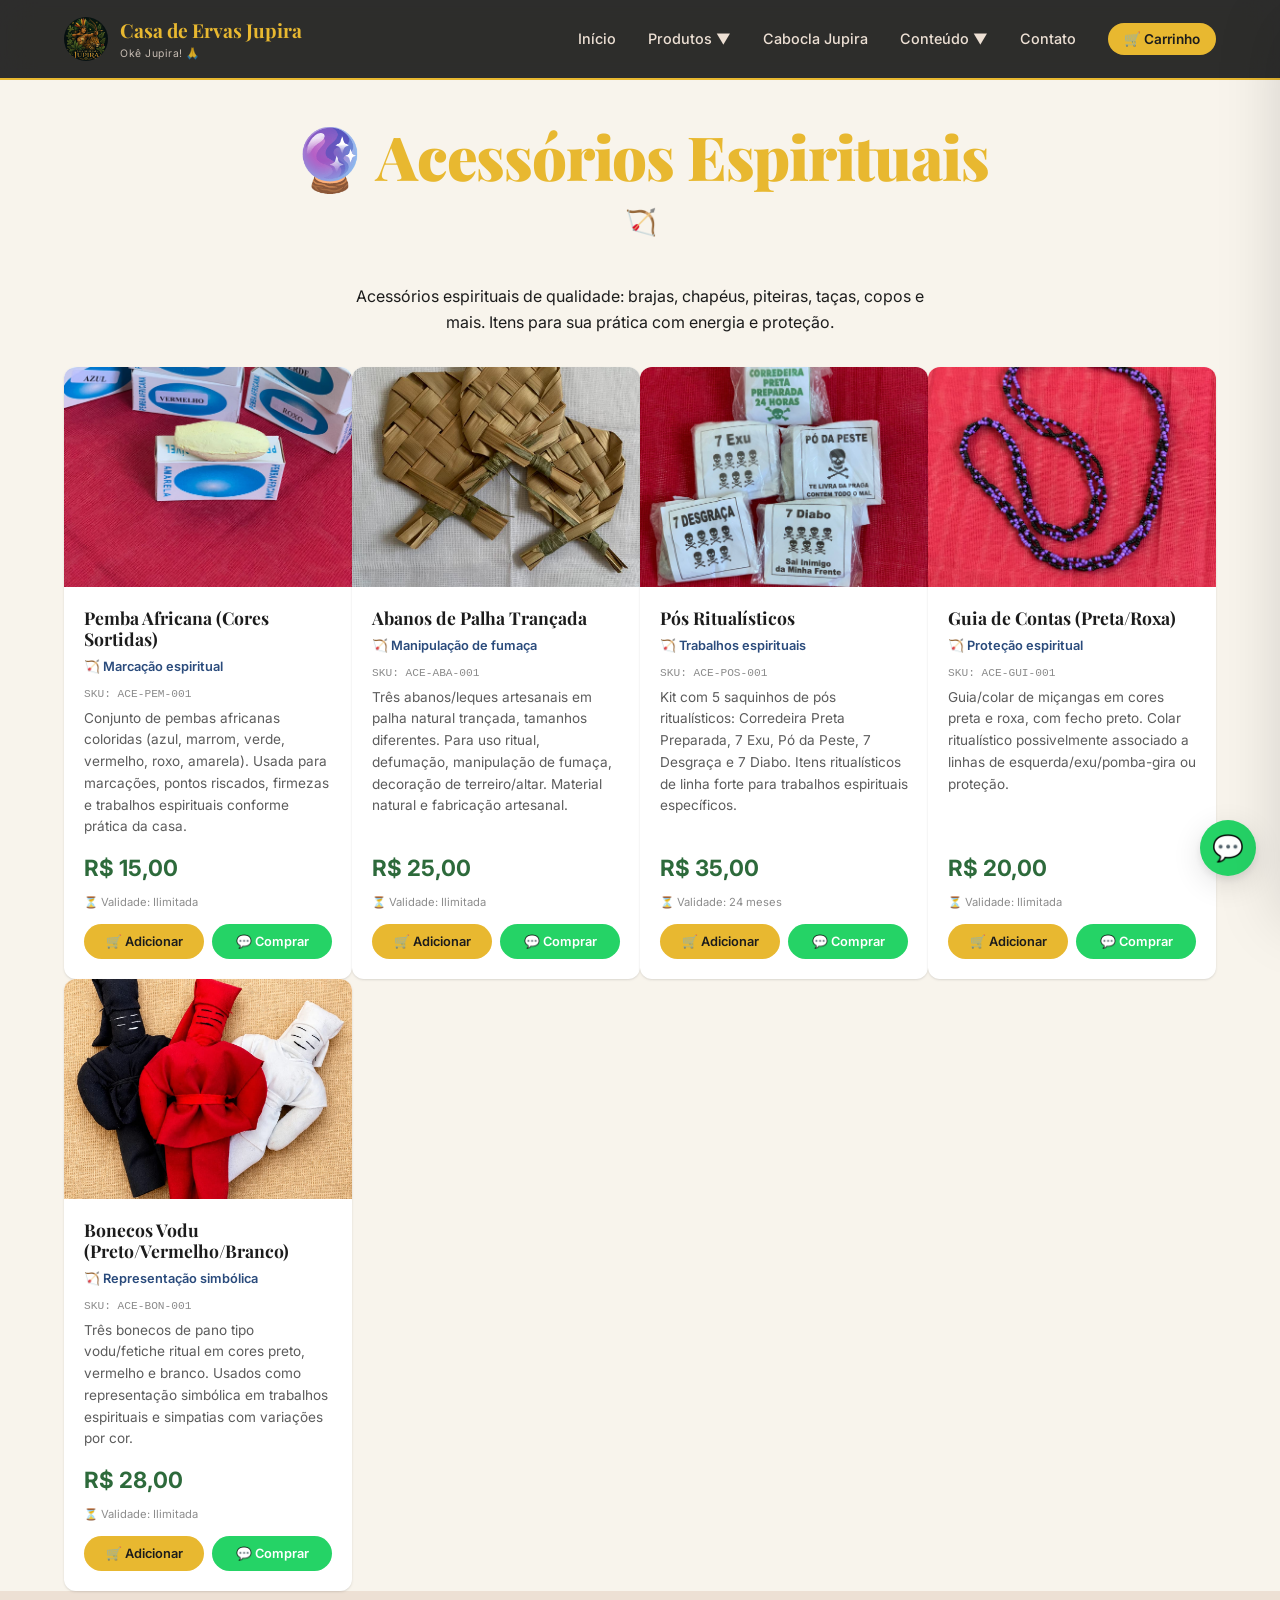
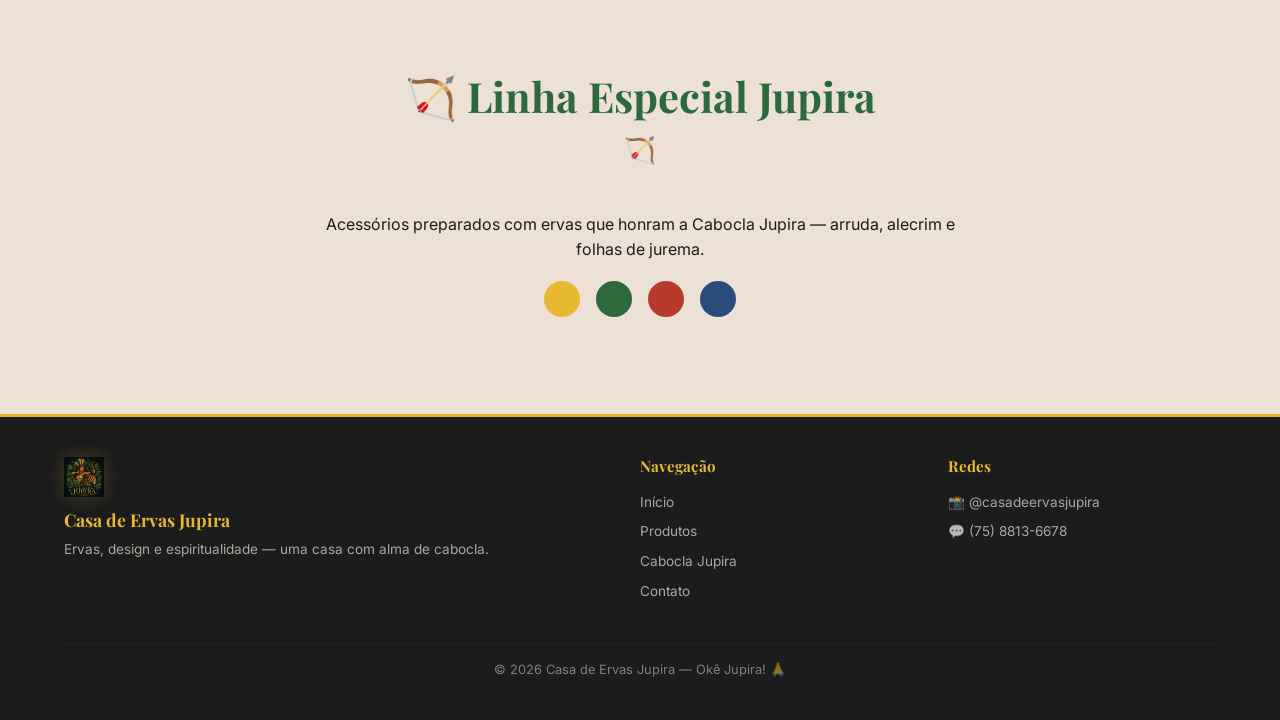
<file: acessorios.html>
<!DOCTYPE html>
<html lang="pt-BR">
<head>
  <meta charset="UTF-8">
  <meta name="viewport" content="width=device-width, initial-scale=1.0">
  <title>Acessórios Espirituais — Casa de Ervas Jupira</title>
  <meta name="description" content="Acessórios espirituais: brajas, chapéus, piteiras, taças, copos e mais. Itens para sua prática com energia e proteção.">
  <link rel="preconnect" href="https://fonts.googleapis.com">
  <link href="https://fonts.googleapis.com/css2?family=Playfair+Display:wght@400;700;900&family=Inter:wght@400;500;600;700&family=DM+Serif+Display:ital@0;1&display=swap" rel="stylesheet">
  <link rel="stylesheet" href="css/style.css">
  <link rel="icon" href="assets/jupira.jpeg" type="image/svg+xml">
</head>
<body>

  <!-- ===== HEADER ===== -->
  <header class="header">
    <div class="container">
      <a href="index.html" class="header-logo">
        <img src="assets/jupira.jpeg" alt="Casa de Ervas Jupira" width="44" height="44">
        <div>
          <span>Casa de Ervas Jupira</span>
          <small>Okê Jupira! 🙏</small>
        </div>
      </a>
      <nav class="header-nav" id="headerNav">
        <a href="index.html">Início</a>
        <div class="nav-dropdown">
          <a href="produtos.html" id="produtosToggle">Produtos ▼</a>
          <div class="dropdown-menu" id="produtosMenu">
            <a href="ervas.html">🌱 Ervas</a>
            <a href="defumadores.html">🕯️ Defumadores</a>
            <a href="velas.html">🕯️ Velas</a>
            <a href="kits.html">🎁 Kits</a>
            <a href="produtos.html">Ver Catálogo</a>
          </div>
        </div>
        <a href="sobre.html">Cabocla Jupira</a>
        <div class="nav-dropdown">
          <a href="#" id="conteudoToggle">Conteúdo ▼</a>
          <div class="dropdown-menu" id="conteudoMenu">
            <a href="blog.html">📖 Blog</a>
            <a href="rituais.html">🔮 Rituais</a>
          </div>
        </div>
        <a href="contato.html">Contato</a>
        <button class="cart-btn" onclick="showCart()">
          🛒 Carrinho <span class="cart-count">0</span>
        </button>
      </nav>
      <button class="mobile-toggle" id="mobileToggle" aria-label="Menu">
        <span></span><span></span><span></span>
      </button>
    </div>
  </header>

  <!-- ===== PAGE HEADER ===== -->
  <section style="padding-top:calc(var(--header-h) + 40px);padding-bottom:0" class="section">
    <div class="container">
      <h1 class="section-title reveal">🔮 Acessórios Espirituais</h1>
      <p class="text-center reveal" style="color:var(--gray);max-width:600px;margin:0 auto 2rem">
        Acessórios espirituais de qualidade: brajas, chapéus, piteiras, taças, copos e mais. Itens para sua prática com energia e proteção.
      </p>

      <div class="produtos-grid" id="produtosGrid">
        <!-- Rendered by JS -->
      </div>
    </div>
  </section>

  <!-- ===== LINHA JUPIRA ===== -->
  <section class="section section-beige">
    <div class="container reveal" style="text-align:center;max-width:700px">
      <h2 class="section-title">🏹 Linha Especial Jupira</h2>
      <p style="color:var(--gray);margin-bottom:1rem">
        Acessórios preparados com ervas que honram a Cabocla Jupira — arruda, alecrim e folhas de jurema.
      </p>
      <div class="cores-jupira" style="justify-content:center">
        <span style="background:#E8B830"></span>
        <span style="background:#2D6A3B"></span>
        <span style="background:#B83A2A"></span>
        <span style="background:#2A4B7C"></span>
      </div>
    </div>
  </section>

  <!-- ===== FOOTER ===== -->
  <footer class="footer">
    <div class="container">
      <div class="footer-grid">
        <div class="footer-brand">
          <img src="assets/jupira.jpeg" alt="Casa de Ervas Jupira" width="40" height="40">
          <h3>Casa de Ervas Jupira</h3>
          <p>Ervas, design e espiritualidade — uma casa com alma de cabocla.</p>
        </div>
        <div>
          <h4>Navegação</h4>
          <a href="index.html">Início</a>
          <a href="produtos.html">Produtos</a>
          <a href="sobre.html">Cabocla Jupira</a>
          <a href="contato.html">Contato</a>
        </div>
        <div>
          <h4>Redes</h4>
          <a href="https://instagram.com/casadeervasjupira" target="_blank">📸 @casadeervasjupira</a>
          <a href="https://wa.me/557588136678" target="_blank">💬 (75) 8813-6678</a>
        </div>
      </div>
      <div class="footer-bottom">
        © 2026 Casa de Ervas Jupira — Okê Jupira! 🙏
      </div>
    </div>
  </footer>

  <!-- ===== CART SIDEBAR ===== -->
  <div class="cart-overlay" id="cartOverlay"></div>
  <div class="cart-sidebar" id="cartSidebar">
    <div class="cart-header">
      <h3>🛒 Seu Carrinho</h3>
      <button class="cart-close" onclick="hideCart()">✕</button>
    </div>
    <div class="cart-items" id="cartItems"></div>
    <div class="cart-footer">
      <div class="cart-total">
        <span>Total</span>
        <span id="cartTotalValue">R$ 0,00</span>
      </div>
      <button class="btn btn-whatsapp" onclick="cartWhatsApp()">💬 Finalizar Pedido</button>
    </div>
  </div>

  <!-- WhatsApp Float -->
  <a href="https://wa.me/557588136678?text=Ol%C3%A1!%20Vim%20pela%20Casa%20de%20Ervas%20Jupira%20%F0%9F%8C%BF%20Ok%C3%AA%20Jupira!" target="_blank" class="whatsapp-float">💬</a>

  <script src="js/produtos.js"></script>
  <script src="js/cart.js"></script>
  <script src="js/main.js"></script>
  <script>
    // Filter products for acessorios category
    document.addEventListener('DOMContentLoaded', function() {
      renderProdutos('acessorios');
    });
  </script>
</body>
</html>
</file>
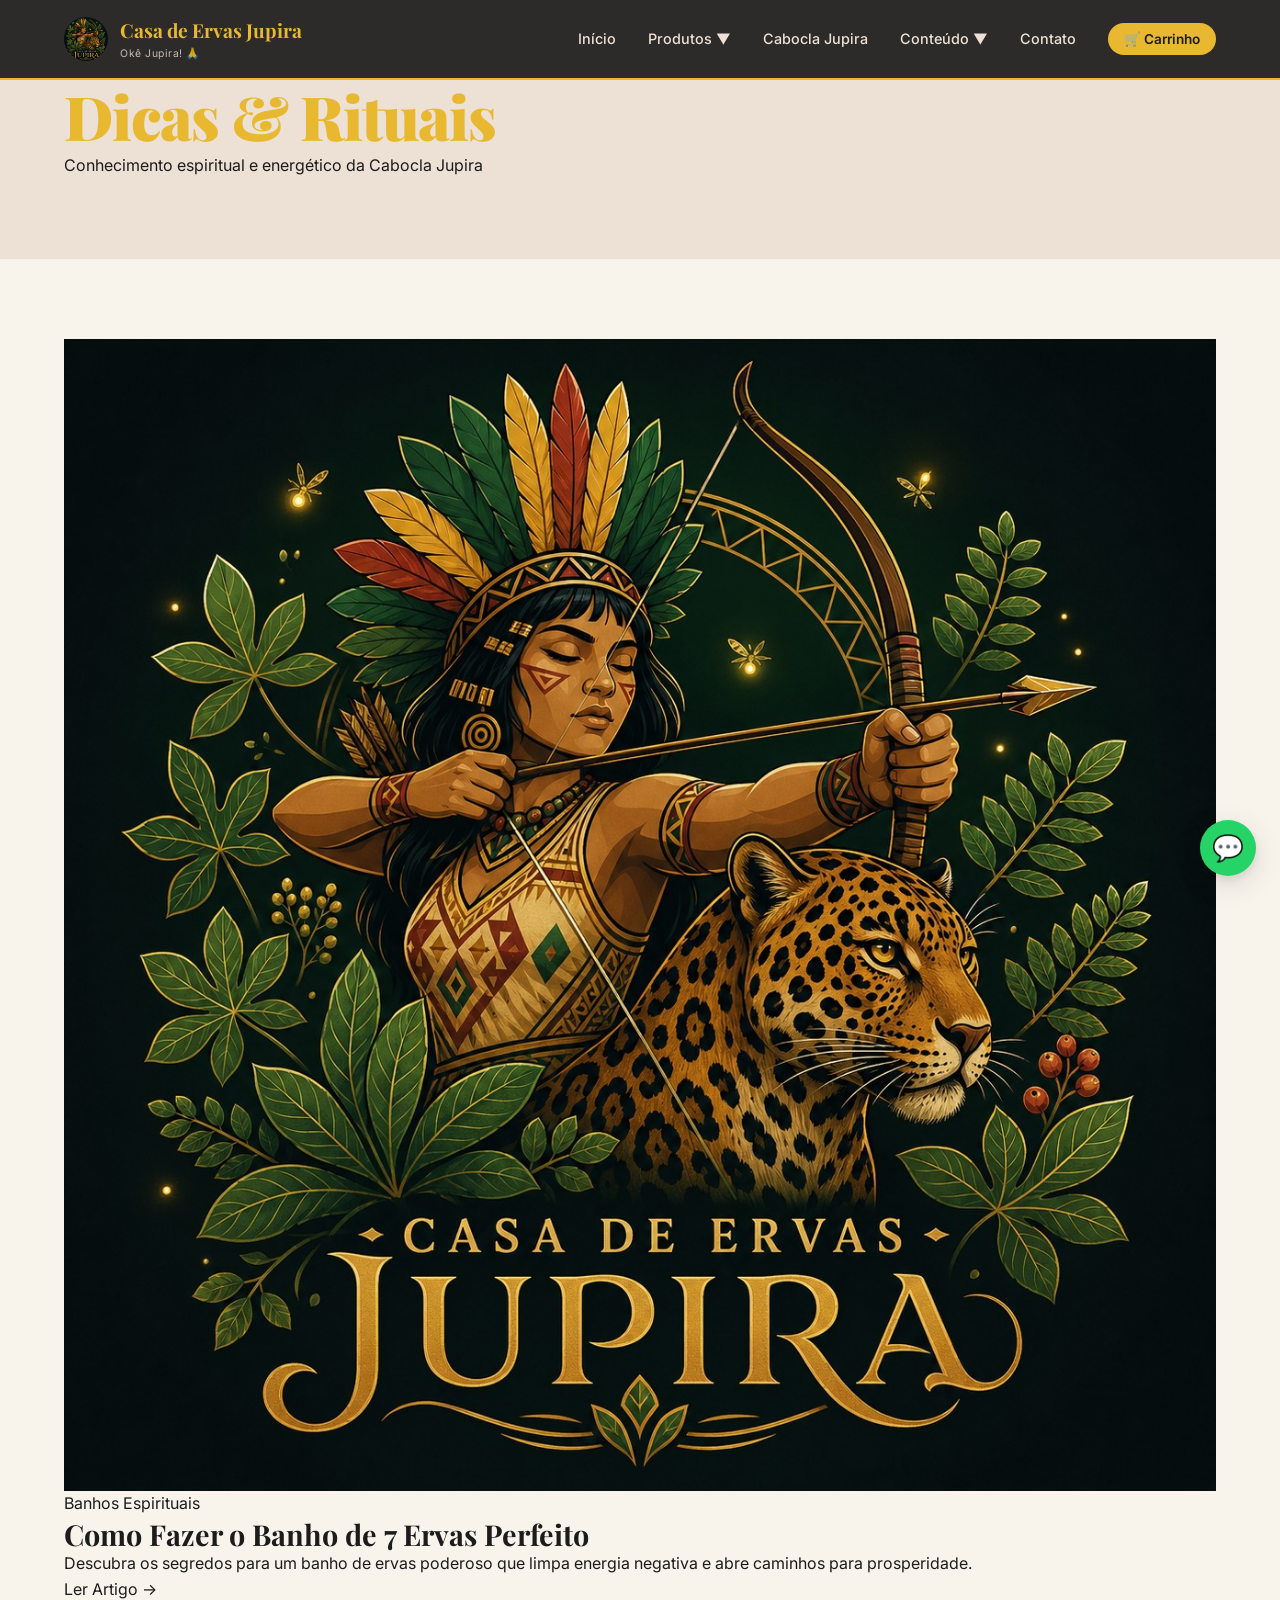
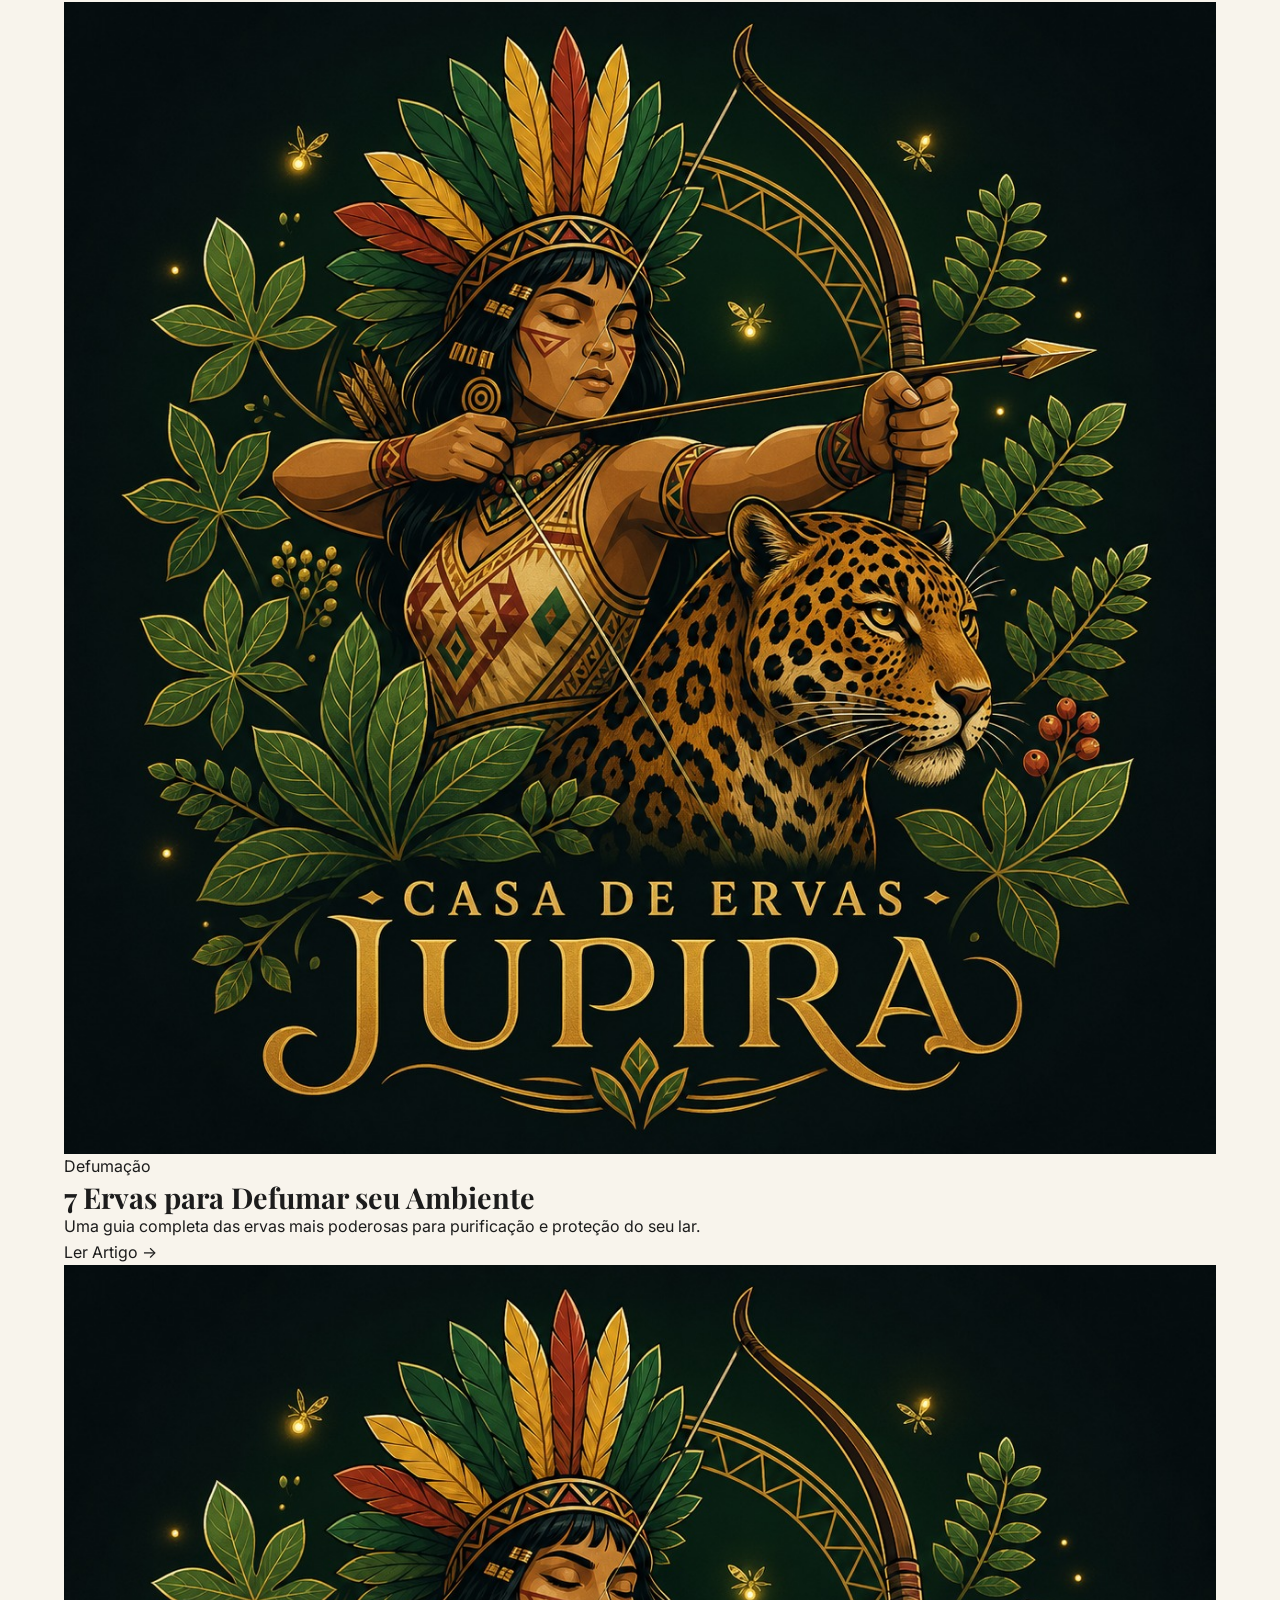
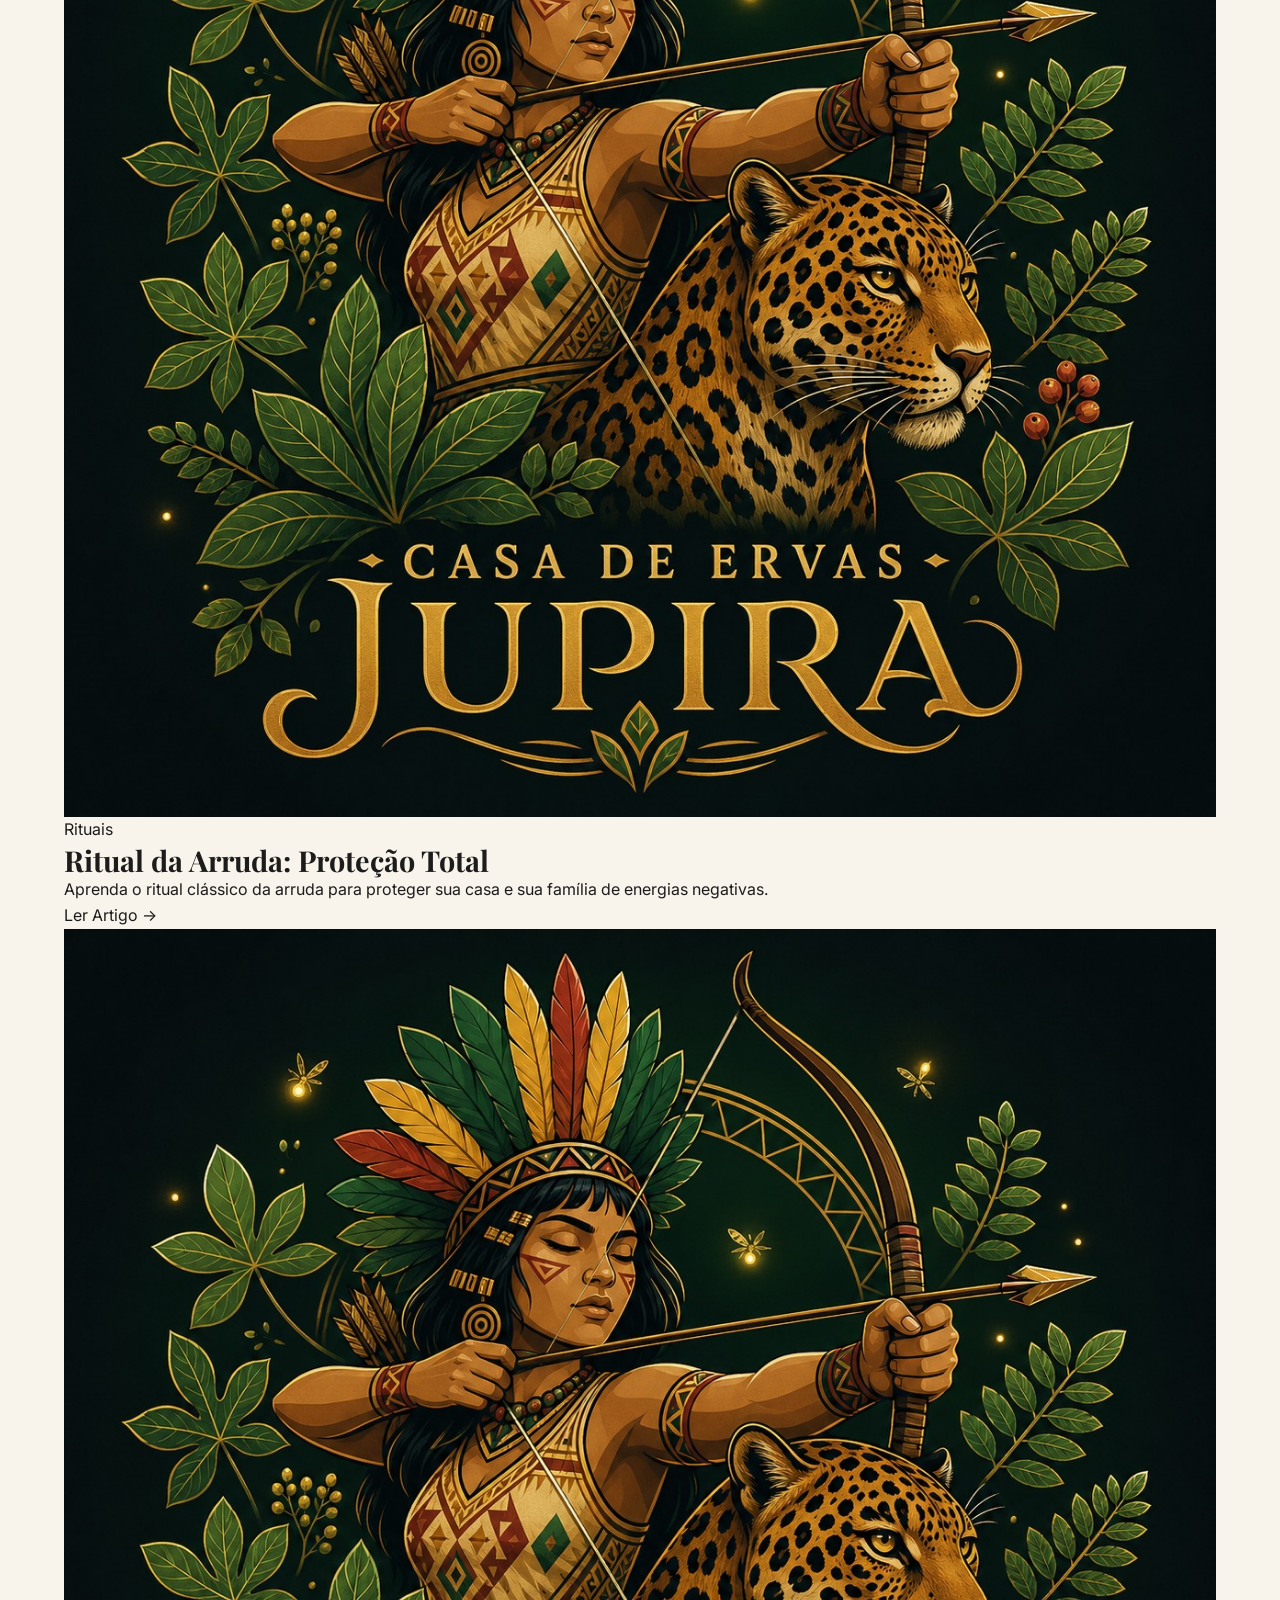
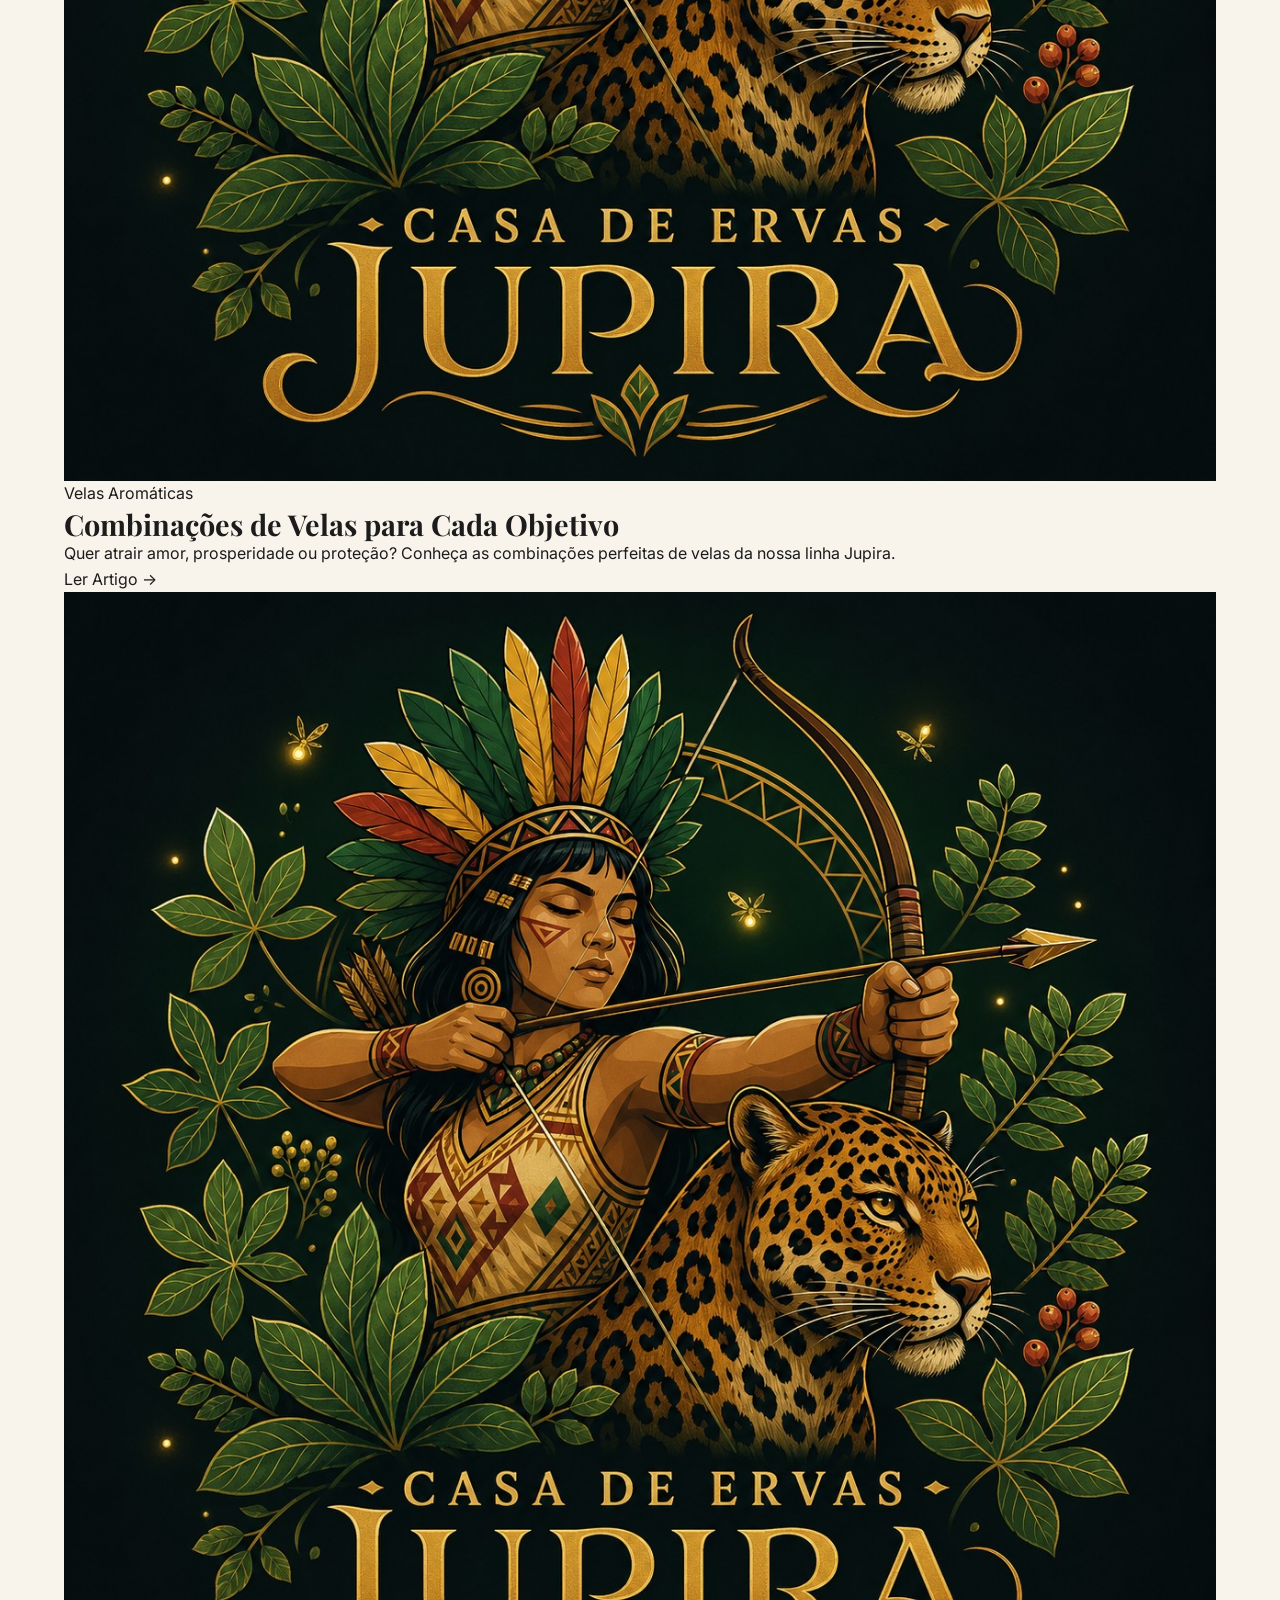
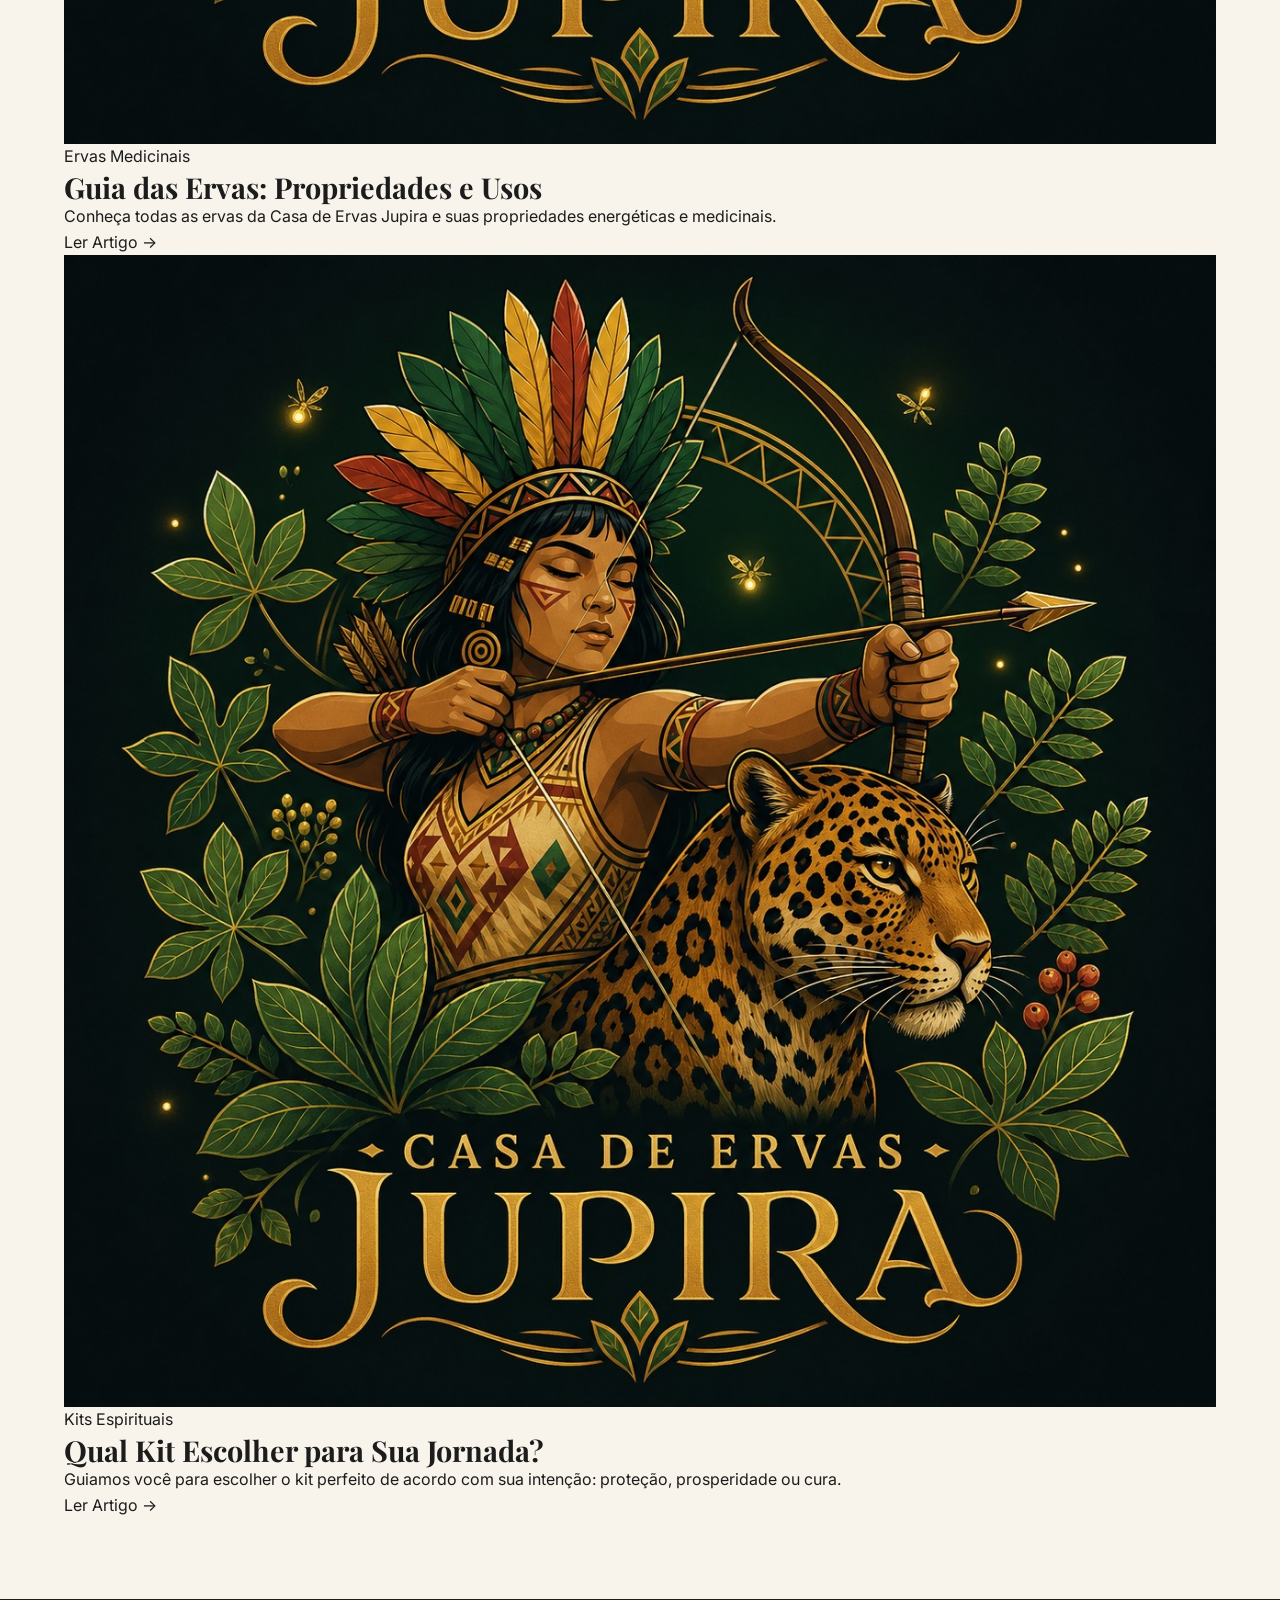
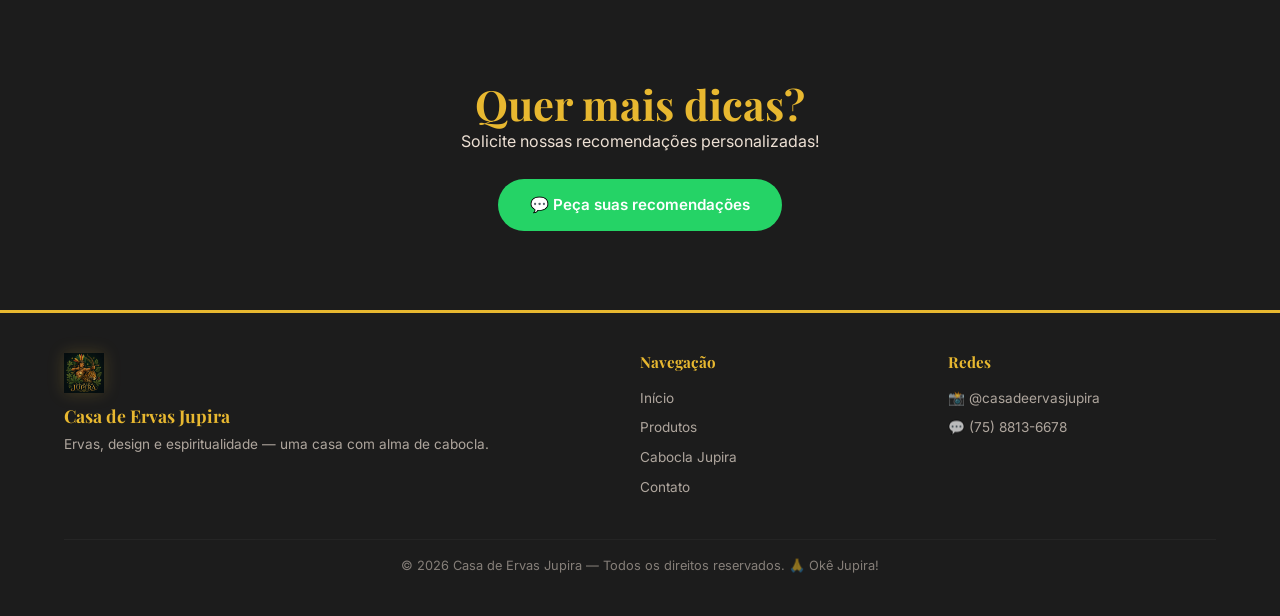
<file: blog.html>
<!DOCTYPE html>
<html lang="pt-BR">
<head>
  <meta charset="UTF-8">
  <meta name="viewport" content="width=device-width, initial-scale=1.0">
  <title>Dicas & Rituais | Casa de Ervas Jupira</title>
  <meta name="description" content="Aprenda rituais, banhos de ervas e defumações poderosas com a Cabocla Jupira. Dicas espirituais e energéticas.">
  <link rel="preconnect" href="https://fonts.googleapis.com">
  <link href="https://fonts.googleapis.com/css2?family=Playfair+Display:wght@400;700;900&family=Inter:wght@400;500;600;700&family=DM+Serif+Display:ital@0;1&display=swap" rel="stylesheet">
  <link rel="stylesheet" href="css/style.css">
  <link rel="icon" href="assets/jupira.jpeg" type="image/svg+xml">
</head>
<body>

  <!-- ===== HEADER ===== -->
  <header class="header" id="header">
    <div class="container">
      <a href="index.html" class="header-logo">
        <img src="assets/jupira.jpeg" alt="Casa de Ervas Jupira" width="44" height="44">
        <div>
          <span>Casa de Ervas Jupira</span>
          <small>Okê Jupira! 🙏</small>
        </div>
      </a>
      <nav class="header-nav" id="headerNav">
        <a href="index.html">Início</a>
        <div class="nav-dropdown">
          <a href="produtos.html" id="produtosToggle">Produtos ▼</a>
          <div class="dropdown-menu" id="produtosMenu">
            <a href="ervas.html">🌱 Ervas</a>
            <a href="defumadores.html">🕯️ Defumadores</a>
            <a href="velas.html">🕯️ Velas</a>
            <a href="kits.html">🎁 Kits</a>
            <a href="produtos.html">Ver Catálogo</a>
          </div>
        </div>
        <a href="sobre.html">Cabocla Jupira</a>
        <div class="nav-dropdown">
          <a href="#" id="conteudoToggle">Conteúdo ▼</a>
          <div class="dropdown-menu" id="conteudoMenu">
            <a href="blog.html">📖 Blog</a>
            <a href="rituais.html">🔮 Rituais</a>
          </div>
        </div>
        <a href="contato.html">Contato</a>
        <button class="cart-btn" onclick="showCart()">🛒 Carrinho <span class="cart-count">0</span></button>
      </nav>
      <button class="mobile-toggle" id="mobileToggle"><span></span><span></span><span></span></button>
    </div>
  </header>

  <!-- ===== BLOG HEADER ===== -->
  <section class="section section-beige">
    <div class="container">
      <div class="section-header reveal">
        <h1>Dicas & Rituais</h1>
        <p class="section-subtitle">Conhecimento espiritual e energético da Cabocla Jupira</p>
      </div>
    </div>
  </section>

  <!-- ===== BLOG CONTENT ===== -->
  <section class="section">
    <div class="container">
      <div class="blog-grid">
        <!-- Artigo 1 -->
        <article class="blog-card reveal">
          <img src="assets/jupira.jpeg" alt="Banhos de Ervas" loading="lazy">
          <div class="blog-content">
            <span class="blog-category">Banhos Espirituais</span>
            <h3>Como Fazer o Banho de 7 Ervas Perfeito</h3>
            <p class="blog-excerpt">Descubra os segredos para um banho de ervas poderoso que limpa energia negativa e abre caminhos para prosperidade.</p>
            <a href="#" class="blog-link">Ler Artigo →</a>
          </div>
        </article>

        <!-- Artigo 2 -->
        <article class="blog-card reveal" style="transition-delay:0.1s">
          <img src="assets/jupira.jpeg" alt="Defumação" loading="lazy">
          <div class="blog-content">
            <span class="blog-category">Defumação</span>
            <h3>7 Ervas para Defumar seu Ambiente</h3>
            <p class="blog-excerpt">Uma guia completa das ervas mais poderosas para purificação e proteção do seu lar.</p>
            <a href="#" class="blog-link">Ler Artigo →</a>
          </div>
        </article>

        <!-- Artigo 3 -->
        <article class="blog-card reveal" style="transition-delay:0.2s">
          <img src="assets/jupira.jpeg" alt="Rituais" loading="lazy">
          <div class="blog-content">
            <span class="blog-category">Rituais</span>
            <h3>Ritual da Arruda: Proteção Total</h3>
            <p class="blog-excerpt">Aprenda o ritual clássico da arruda para proteger sua casa e sua família de energias negativas.</p>
            <a href="#" class="blog-link">Ler Artigo →</a>
          </div>
        </article>

        <!-- Artigo 4 -->
        <article class="blog-card reveal">
          <img src="assets/jupira.jpeg" alt="Velas" loading="lazy">
          <div class="blog-content">
            <span class="blog-category">Velas Aromáticas</span>
            <h3>Combinações de Velas para Cada Objetivo</h3>
            <p class="blog-excerpt">Quer atrair amor, prosperidade ou proteção? Conheça as combinações perfeitas de velas da nossa linha Jupira.</p>
            <a href="#" class="blog-link">Ler Artigo →</a>
          </div>
        </article>

        <!-- Artigo 5 -->
        <article class="blog-card reveal" style="transition-delay:0.1s">
          <img src="assets/jupira.jpeg" alt="Ervas Medicinais" loading="lazy">
          <div class="blog-content">
            <span class="blog-category">Ervas Medicinais</span>
            <h3>Guia das Ervas: Propriedades e Usos</h3>
            <p class="blog-excerpt">Conheça todas as ervas da Casa de Ervas Jupira e suas propriedades energéticas e medicinais.</p>
            <a href="#" class="blog-link">Ler Artigo →</a>
          </div>
        </article>

        <!-- Artigo 6 -->
        <article class="blog-card reveal" style="transition-delay:0.2s">
          <img src="assets/jupira.jpeg" alt="Kits" loading="lazy">
          <div class="blog-content">
            <span class="blog-category">Kits Espirituais</span>
            <h3>Qual Kit Escolher para Sua Jornada?</h3>
            <p class="blog-excerpt">Guiamos você para escolher o kit perfeito de acordo com sua intenção: proteção, prosperidade ou cura.</p>
            <a href="#" class="blog-link">Ler Artigo →</a>
          </div>
        </article>
      </div>
    </div>
  </section>

  <!-- ===== WHATSAPP CTAF ===== -->
  <section class="section section-dark">
    <div class="container reveal" style="text-align:center;max-width:600px">
      <h2>Quer mais dicas?</h2>
      <p style="margin-bottom:24px">Solicite nossas recomendações personalizadas!</p>
      <a href="https://wa.me/557588136678?text=Ol%C3%A1!%20Quero%20recomenda%C3%A7%C3%B5es%20personalizadas%20das%20ervas%20da%20Cabocla%20Jupira.%20%C3%A9%20de%20[seu%20nome]%20-%20%F0%9F%8C%BF%20Ok%C3%AA%20Jupira!" target="_blank" class="btn btn-whatsapp">
        💬 Peça suas recomendações
      </a>
    </div>
  </section>

  <!-- ===== FOOTER ===== -->
  <footer class="footer">
    <div class="container">
      <div class="footer-grid">
        <div class="footer-brand">
          <img src="assets/jupira.jpeg" alt="Casa de Ervas Jupira" width="40" height="40">
          <h3>Casa de Ervas Jupira</h3>
          <p>Ervas, design e espiritualidade — uma casa com alma de cabocla.</p>
        </div>
        <div>
          <h4>Navegação</h4>
          <a href="index.html">Início</a>
          <a href="produtos.html">Produtos</a>
          <a href="sobre.html">Cabocla Jupira</a>
          <a href="contato.html">Contato</a>
        </div>
        <div>
          <h4>Redes</h4>
          <a href="https://instagram.com/casadeervasjupira" target="_blank">📸 @casadeervasjupira</a>
          <a href="https://wa.me/557588136678" target="_blank">💬 (75) 8813-6678</a>
        </div>
      </div>
      <div class="footer-bottom">
        © 2026 Casa de Ervas Jupira — Todos os direitos reservados. 🙏 Okê Jupira!
      </div>
    </div>
  </footer>

  <!-- WhatsApp Float -->
  <a href="https://wa.me/557588136678?text=Ol%C3%A1!%20Vim%20pela%20Casa%20de%20Ervas%20Jupira%20%F0%9F%8C%BF%20Ok%C3%AA%20Jupira!" target="_blank" class="whatsapp-float">💬</a>

  <script src="js/produtos.js"></script>
  <script src="js/cart.js"></script>
  <script src="js/main.js"></script>
</body>
</html>
</file>
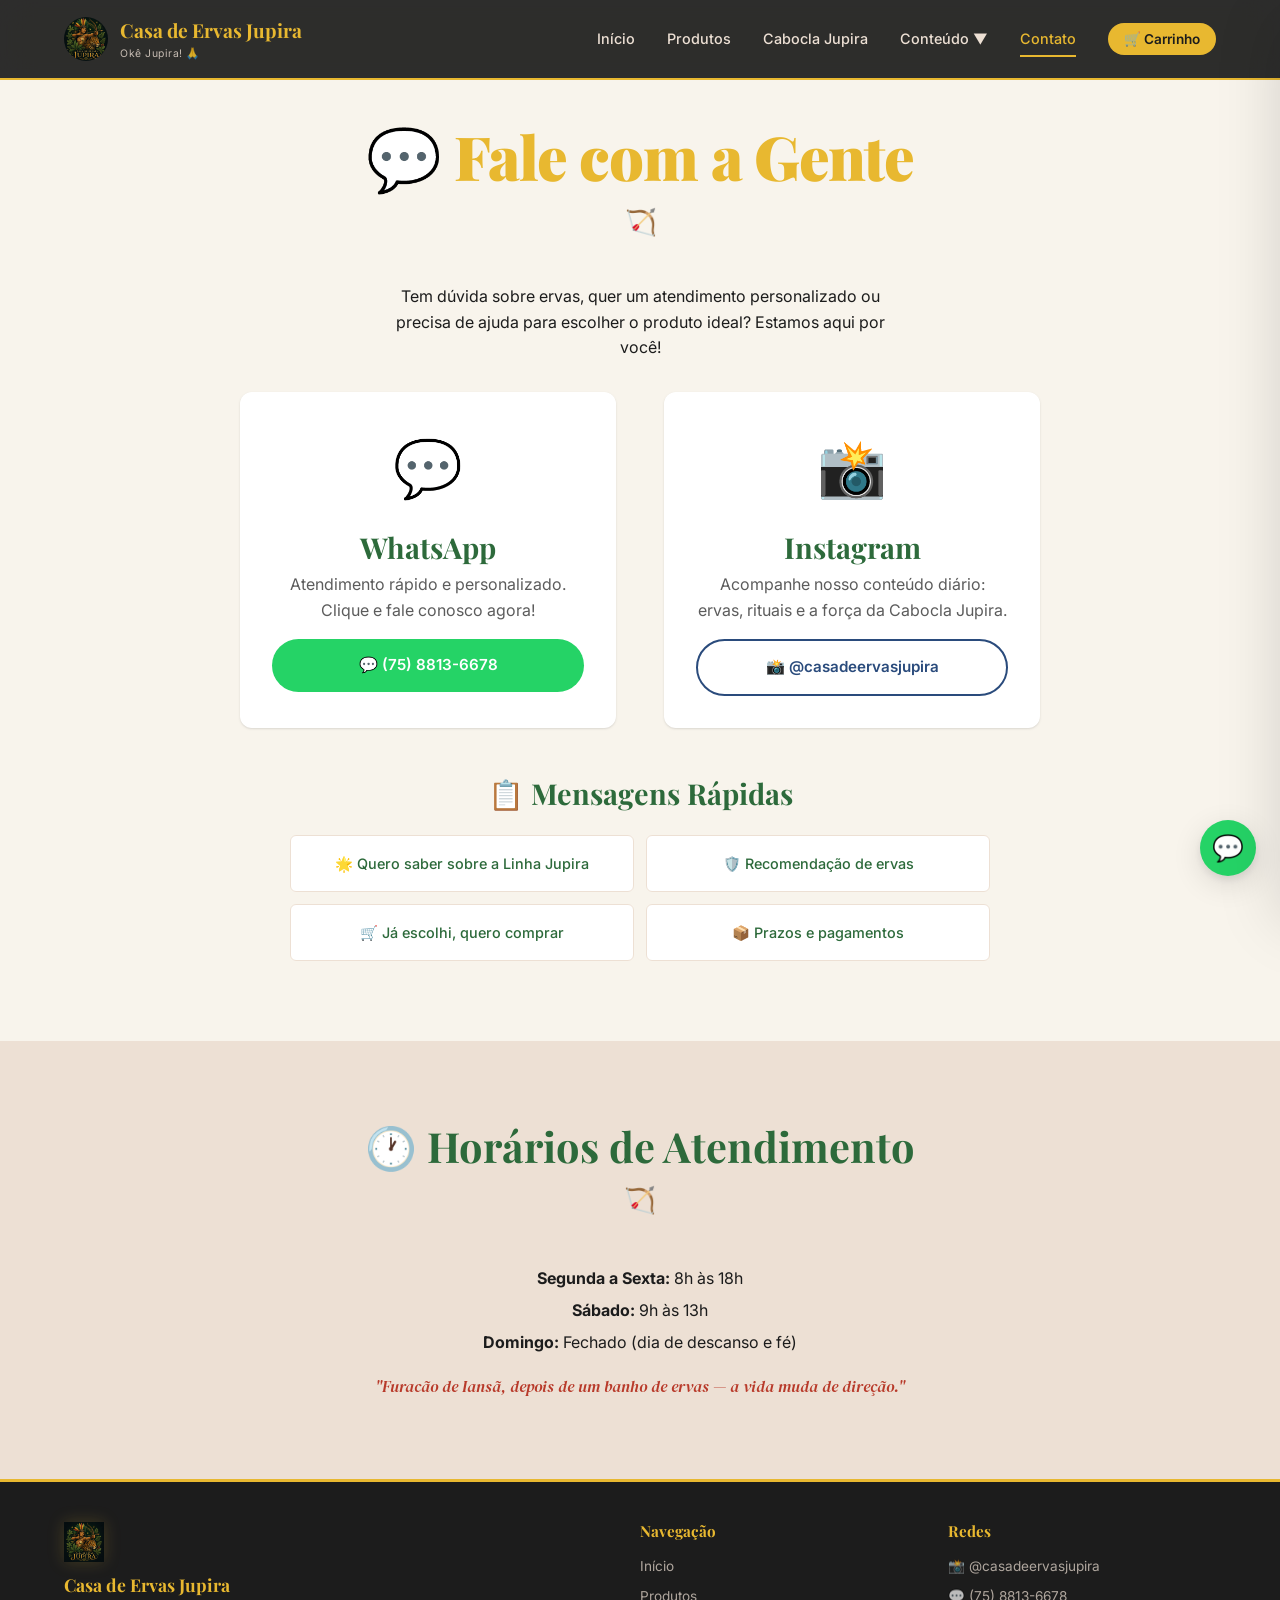
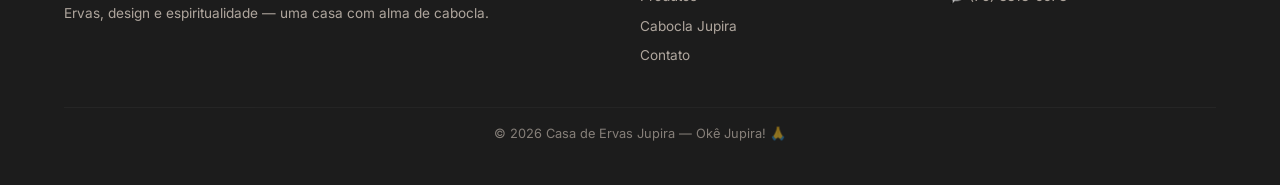
<file: contato.html>
<!DOCTYPE html>
<html lang="pt-BR">
<head>
  <meta charset="UTF-8">
  <meta name="viewport" content="width=device-width, initial-scale=1.0">
  <title>Contato — Casa de Ervas Jupira</title>
  <meta name="description" content="Entre em contato com a Casa de Ervas Jupira via WhatsApp ou Instagram. Atendimento personalizado para suas ervas e rituais.">
  <link rel="preconnect" href="https://fonts.googleapis.com">
  <link href="https://fonts.googleapis.com/css2?family=Playfair+Display:wght@400;700;900&family=Inter:wght@400;500;600;700&family=DM+Serif+Display:ital@0;1&display=swap" rel="stylesheet">
  <link rel="stylesheet" href="css/style.css">
  <link rel="icon" href="assets/jupira.jpeg" type="image/svg+xml">
</head>
<body>

  <header class="header">
    <div class="container">
      <a href="index.html" class="header-logo">
        <img src="assets/jupira.jpeg" alt="Casa de Ervas Jupira" width="44" height="44">
        <div>
          <span>Casa de Ervas Jupira</span>
          <small>Okê Jupira! 🙏</small>
        </div>
      </a>
      <nav class="header-nav" id="headerNav">
        <a href="index.html">Início</a>
        <a href="produtos.html">Produtos</a>
        <a href="sobre.html">Cabocla Jupira</a>
        <div class="nav-dropdown">
          <a href="#" id="conteudoToggle">Conteúdo ▼</a>
          <div class="dropdown-menu" id="conteudoMenu">
            <a href="blog.html">📖 Blog</a>
            <a href="rituais.html">🔮 Rituais</a>
          </div>
        </div>
        <a href="contato.html" class="active">Contato</a>
        <button class="cart-btn" onclick="showCart()">
          🛒 Carrinho <span class="cart-count">0</span>
        </button>
      </nav>
      <button class="mobile-toggle" id="mobileToggle" aria-label="Menu">
        <span></span><span></span><span></span>
      </button>
    </div>
  </header>

  <section class="contato-page section">
    <div class="container">
      <h1 class="section-title reveal">💬 Fale com a Gente</h1>
      <p class="text-center reveal" style="color:var(--gray);max-width:500px;margin:0 auto 2rem">
        Tem dúvida sobre ervas, quer um atendimento personalizado ou precisa de ajuda para escolher o produto ideal? Estamos aqui por você!
      </p>

      <div class="contato-grid" style="max-width:800px;margin:0 auto">
        <!-- WhatsApp -->
        <div class="contato-card reveal-scale">
          <div class="icon">💬</div>
          <h3>WhatsApp</h3>
          <p>Atendimento rápido e personalizado.<br>Clique e fale conosco agora!</p>
          <a href="https://wa.me/557588136678?text=Ol%C3%A1!%20Vim%20pela%20Casa%20de%20Ervas%20Jupira%20%F0%9F%8C%BF%20Ok%C3%AA%20Jupira!" target="_blank" class="btn btn-whatsapp">
            💬 (75) 8813-6678
          </a>
        </div>

        <!-- Instagram -->
        <div class="contato-card reveal-scale" style="transition-delay:0.15s">
          <div class="icon">📸</div>
          <h3>Instagram</h3>
          <p>Acompanhe nosso conteúdo diário:<br>ervas, rituais e a força da Cabocla Jupira.</p>
          <a href="https://instagram.com/casadeervasjupira" target="_blank" class="btn btn-secondary" style="border-color:var(--anil);color:var(--anil);width:100%;justify-content:center">
            📸 @casadeervasjupira
          </a>
        </div>
      </div>

      <!-- Mensagens pré-prontas -->
      <div class="reveal" style="max-width:700px;margin:3rem auto 0">
        <h3 style="text-align:center;font-family:var(--font-display);color:var(--green);margin-bottom:1.5rem">📋 Mensagens Rápidas</h3>
        <div style="display:grid;grid-template-columns:1fr 1fr;gap:12px">
          <a href="https://wa.me/557588136678?text=Ol%C3%A1!%20Quero%20saber%20mais%20sobre%20a%20Linha%20Jupira%20%E2%9C%A8%20Quais%20produtos%20tem%3F" target="_blank" class="msg-quick-btn">
            🌟 Quero saber sobre a Linha Jupira
          </a>
          <a href="https://wa.me/557588136678?text=Ol%C3%A1!%20Gostaria%20de%20uma%20recomenda%C3%A7%C3%A3o%20de%20ervas%20para%20prote%C3%A7%C3%A3o.%20Pode%20me%20ajudar%3F" target="_blank" class="msg-quick-btn">
            🛡️ Recomendação de ervas
          </a>
          <a href="https://wa.me/557588136678?text=Ol%C3%A1!%20Ja%20escolhi%20meus%20produtos.%20Vou%20enviar%20a%20lista%20aqui!" target="_blank" class="msg-quick-btn">
            🛒 Já escolhi, quero comprar
          </a>
          <a href="https://wa.me/557588136678?text=Ol%C3%A1!%20Gostaria%20de%20saber%20sobre%20prazos%20de%20entrega%20e%20formas%20de%20pagamento." target="_blank" class="msg-quick-btn">
            📦 Prazos e pagamentos
          </a>
        </div>
      </div>
    </div>
  </section>

  <!-- ===== HORÁRIOS ===== -->
  <section class="section section-beige">
    <div class="container reveal" style="text-align:center;max-width:600px">
      <h2 class="section-title">🕐 Horários de Atendimento</h2>
      <p style="color:var(--gray);line-height:2">
        <strong>Segunda a Sexta:</strong> 8h às 18h<br>
        <strong>Sábado:</strong> 9h às 13h<br>
        <strong>Domingo:</strong> Fechado (dia de descanso e fé)
      </p>
      <p style="font-family:var(--font-quote);font-style:italic;color:var(--red);margin-top:1rem">
        "Furacão de Iansã, depois de um banho de ervas — a vida muda de direção."
      </p>
    </div>
  </section>

  <footer class="footer">
    <div class="container">
      <div class="footer-grid">
        <div class="footer-brand">
          <img src="assets/jupira.jpeg" alt="Casa de Ervas Jupira" width="40" height="40">
          <h3>Casa de Ervas Jupira</h3>
          <p>Ervas, design e espiritualidade — uma casa com alma de cabocla.</p>
        </div>
        <div>
          <h4>Navegação</h4>
          <a href="index.html">Início</a>
          <a href="produtos.html">Produtos</a>
          <a href="sobre.html">Cabocla Jupira</a>
          <a href="contato.html">Contato</a>
        </div>
        <div>
          <h4>Redes</h4>
          <a href="https://instagram.com/casadeervasjupira" target="_blank">📸 @casadeervasjupira</a>
          <a href="https://wa.me/557588136678" target="_blank">💬 (75) 8813-6678</a>
        </div>
      </div>
      <div class="footer-bottom">© 2026 Casa de Ervas Jupira — Okê Jupira! 🙏</div>
    </div>
  </footer>

  <div class="cart-overlay" id="cartOverlay"></div>
  <div class="cart-sidebar" id="cartSidebar">
    <div class="cart-header">
      <h3>🛒 Seu Carrinho</h3>
      <button class="cart-close" onclick="hideCart()">✕</button>
    </div>
    <div class="cart-items" id="cartItems"></div>
    <div class="cart-footer">
      <div class="cart-total">
        <span>Total</span>
        <span id="cartTotalValue">R$ 0,00</span>
      </div>
      <button class="btn btn-whatsapp" onclick="cartWhatsApp()">💬 Finalizar Pedido</button>
    </div>
  </div>

  <a href="https://wa.me/557588136678?text=Ol%C3%A1!%20Vim%20pela%20Casa%20de%20Ervas%20Jupira%20%F0%9F%8C%BF%20Ok%C3%AA%20Jupira!" target="_blank" class="whatsapp-float">💬</a>

  <script src="js/produtos.js"></script>
  <script src="js/cart.js"></script>
  <script src="js/main.js"></script>
</body>
</html>
</file>
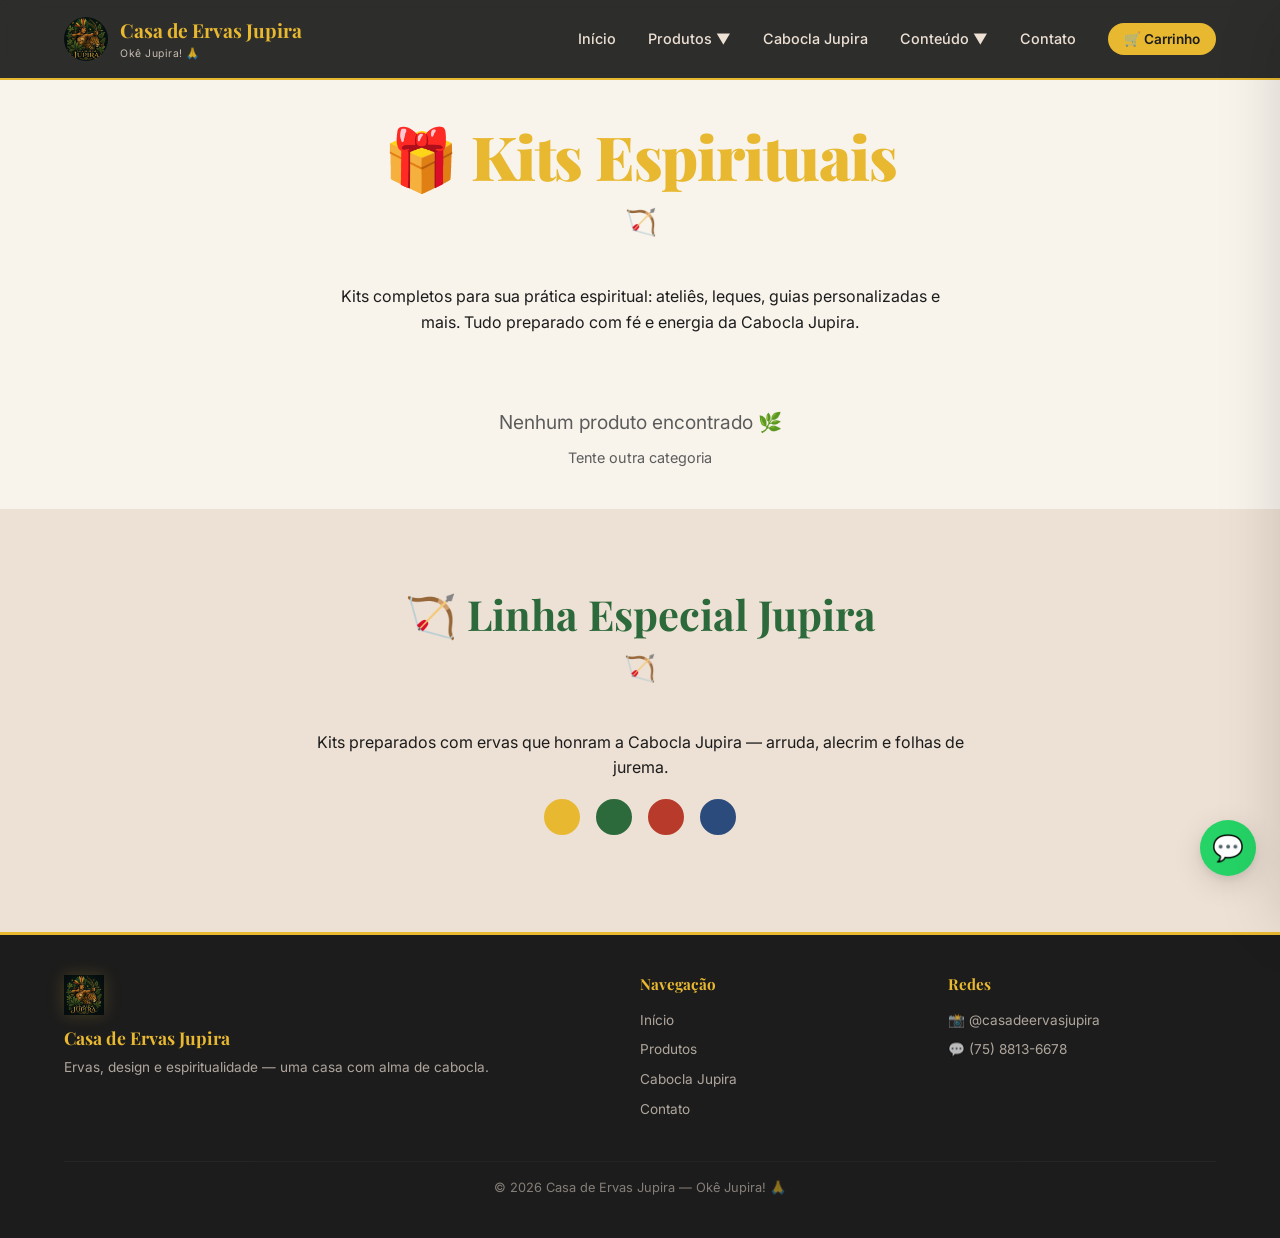
<file: kits.html>
<!DOCTYPE html>
<html lang="pt-BR">
<head>
  <meta charset="UTF-8">
  <meta name="viewport" content="width=device-width, initial-scale=1.0">
  <title>Kits Espirituais — Casa de Ervas Jupira</title>
  <meta name="description" content="Kits espirituais completos: ateliês, leques, guias personalizadas e mais. Tudo preparado com fé para sua jornada espiritual.">
  <link rel="preconnect" href="https://fonts.googleapis.com">
  <link href="https://fonts.googleapis.com/css2?family=Playfair+Display:wght@400;700;900&family=Inter:wght@400;500;600;700&family=DM+Serif+Display:ital@0;1&display=swap" rel="stylesheet">
  <link rel="stylesheet" href="css/style.css">
  <link rel="icon" href="assets/jupira.jpeg" type="image/svg+xml">
</head>
<body>

  <!-- ===== HEADER ===== -->
  <header class="header">
    <div class="container">
      <a href="index.html" class="header-logo">
        <img src="assets/jupira.jpeg" alt="Casa de Ervas Jupira" width="44" height="44">
        <div>
          <span>Casa de Ervas Jupira</span>
          <small>Okê Jupira! 🙏</small>
        </div>
      </a>
      <nav class="header-nav" id="headerNav">
        <a href="index.html">Início</a>
        <div class="nav-dropdown">
          <a href="produtos.html" id="produtosToggle">Produtos ▼</a>
          <div class="dropdown-menu" id="produtosMenu">
            <a href="ervas.html">🌱 Ervas</a>
            <a href="defumadores.html">🕯️ Defumadores</a>
            <a href="velas.html">🕯️ Velas</a>
            <a href="kits.html">🎁 Kits</a>
            <a href="produtos.html">Ver Catálogo</a>
          </div>
        </div>
        <a href="sobre.html">Cabocla Jupira</a>
        <div class="nav-dropdown">
          <a href="#" id="conteudoToggle">Conteúdo ▼</a>
          <div class="dropdown-menu" id="conteudoMenu">
            <a href="blog.html">📖 Blog</a>
            <a href="rituais.html">🔮 Rituais</a>
          </div>
        </div>
        <a href="contato.html">Contato</a>
        <button class="cart-btn" onclick="showCart()">
          🛒 Carrinho <span class="cart-count">0</span>
        </button>
      </nav>
      <button class="mobile-toggle" id="mobileToggle" aria-label="Menu">
        <span></span><span></span><span></span>
      </button>
    </div>
  </header>

  <!-- ===== PAGE HEADER ===== -->
  <section style="padding-top:calc(var(--header-h) + 40px);padding-bottom:0" class="section">
    <div class="container">
      <h1 class="section-title reveal">🎁 Kits Espirituais</h1>
      <p class="text-center reveal" style="color:var(--gray);max-width:600px;margin:0 auto 2rem">
        Kits completos para sua prática espiritual: ateliês, leques, guias personalizadas e mais. Tudo preparado com fé e energia da Cabocla Jupira.
      </p>

      <div class="produtos-grid" id="produtosGrid">
        <!-- Rendered by JS -->
      </div>
    </div>
  </section>

  <!-- ===== LINHA JUPIRA ===== -->
  <section class="section section-beige">
    <div class="container reveal" style="text-align:center;max-width:700px">
      <h2 class="section-title">🏹 Linha Especial Jupira</h2>
      <p style="color:var(--gray);margin-bottom:1rem">
        Kits preparados com ervas que honram a Cabocla Jupira — arruda, alecrim e folhas de jurema.
      </p>
      <div class="cores-jupira" style="justify-content:center">
        <span style="background:#E8B830"></span>
        <span style="background:#2D6A3B"></span>
        <span style="background:#B83A2A"></span>
        <span style="background:#2A4B7C"></span>
      </div>
    </div>
  </section>

  <!-- ===== FOOTER ===== -->
  <footer class="footer">
    <div class="container">
      <div class="footer-grid">
        <div class="footer-brand">
          <img src="assets/jupira.jpeg" alt="Casa de Ervas Jupira" width="40" height="40">
          <h3>Casa de Ervas Jupira</h3>
          <p>Ervas, design e espiritualidade — uma casa com alma de cabocla.</p>
        </div>
        <div>
          <h4>Navegação</h4>
          <a href="index.html">Início</a>
          <a href="produtos.html">Produtos</a>
          <a href="sobre.html">Cabocla Jupira</a>
          <a href="contato.html">Contato</a>
        </div>
        <div>
          <h4>Redes</h4>
          <a href="https://instagram.com/casadeervasjupira" target="_blank">📸 @casadeervasjupira</a>
          <a href="https://wa.me/557588136678" target="_blank">💬 (75) 8813-6678</a>
        </div>
      </div>
      <div class="footer-bottom">
        © 2026 Casa de Ervas Jupira — Okê Jupira! 🙏
      </div>
    </div>
  </footer>

  <!-- ===== CART SIDEBAR ===== -->
  <div class="cart-overlay" id="cartOverlay"></div>
  <div class="cart-sidebar" id="cartSidebar">
    <div class="cart-header">
      <h3>🛒 Seu Carrinho</h3>
      <button class="cart-close" onclick="hideCart()">✕</button>
    </div>
    <div class="cart-items" id="cartItems"></div>
    <div class="cart-footer">
      <div class="cart-total">
        <span>Total</span>
        <span id="cartTotalValue">R$ 0,00</span>
      </div>
      <button class="btn btn-whatsapp" onclick="cartWhatsApp()">💬 Finalizar Pedido</button>
    </div>
  </div>

  <!-- WhatsApp Float -->
  <a href="https://wa.me/557588136678?text=Ol%C3%A1!%20Vim%20pela%20Casa%20de%20Ervas%20Jupira%20%F0%9F%8C%BF%20Ok%C3%AA%20Jupira!" target="_blank" class="whatsapp-float">💬</a>

  <script src="js/produtos.js"></script>
  <script src="js/cart.js"></script>
  <script src="js/main.js"></script>
  <script>
  </script>

</body>
</file>
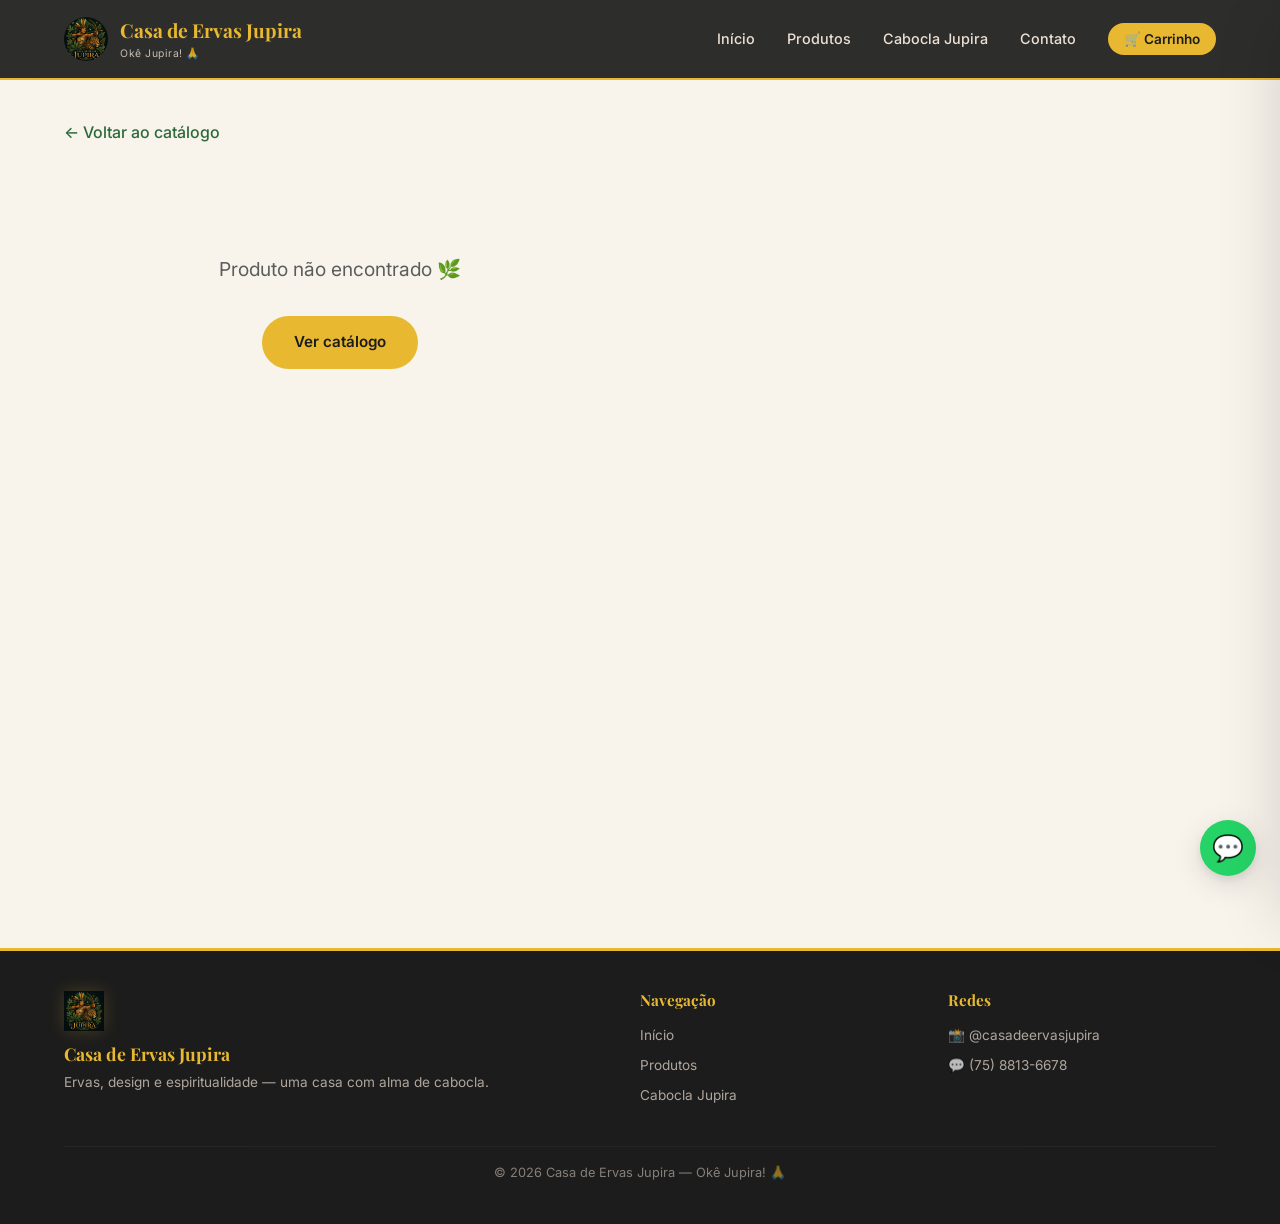
<file: produto.html>
<!DOCTYPE html>
<html lang="pt-BR">
<head>
  <meta charset="UTF-8">
  <meta name="viewport" content="width=device-width, initial-scale=1.0">
  <title>Produto — Casa de Ervas Jupira</title>
  <link rel="preconnect" href="https://fonts.googleapis.com">
  <link href="https://fonts.googleapis.com/css2?family=Playfair+Display:wght@400;700;900&family=Inter:wght@400;500;600;700&family=DM+Serif+Display:ital@0;1&display=swap" rel="stylesheet">
  <link rel="stylesheet" href="css/style.css">
  <link rel="icon" href="assets/jupira.jpeg" type="image/svg+xml">
</head>
<body>

  <header class="header">
    <div class="container">
      <a href="index.html" class="header-logo">
        <img src="assets/jupira.jpeg" alt="Casa de Ervas Jupira" width="44" height="44">
        <div>
          <span>Casa de Ervas Jupira</span>
          <small>Okê Jupira! 🙏</small>
        </div>
      </a>
      <nav class="header-nav" id="headerNav">
        <a href="index.html">Início</a>
        <a href="produtos.html">Produtos</a>
        <a href="sobre.html">Cabocla Jupira</a>
        <a href="contato.html">Contato</a>
        <button class="cart-btn" onclick="showCart()">
          🛒 Carrinho <span class="cart-count">0</span>
        </button>
      </nav>
      <button class="mobile-toggle" id="mobileToggle" aria-label="Menu">
        <span></span><span></span><span></span>
      </button>
    </div>
  </header>

  <section class="produto-page">
    <div class="container">
      <a href="produtos.html" class="reveal" style="color:var(--green);font-weight:500;display:inline-block;margin-bottom:1rem">← Voltar ao catálogo</a>
      <div class="produto-detail" id="produtoDetail">
        <!-- Rendered by JS -->
      </div>
    </div>
  </section>

  <footer class="footer" style="margin-top:3rem">
    <div class="container">
      <div class="footer-grid">
        <div class="footer-brand">
          <img src="assets/jupira.jpeg" alt="Casa de Ervas Jupira" width="40" height="40">
          <h3>Casa de Ervas Jupira</h3>
          <p>Ervas, design e espiritualidade — uma casa com alma de cabocla.</p>
        </div>
        <div>
          <h4>Navegação</h4>
          <a href="index.html">Início</a>
          <a href="produtos.html">Produtos</a>
          <a href="sobre.html">Cabocla Jupira</a>
        </div>
        <div>
          <h4>Redes</h4>
          <a href="https://instagram.com/casadeervasjupira" target="_blank">📸 @casadeervasjupira</a>
          <a href="https://wa.me/557588136678" target="_blank">💬 (75) 8813-6678</a>
        </div>
      </div>
      <div class="footer-bottom">© 2026 Casa de Ervas Jupira — Okê Jupira! 🙏</div>
    </div>
  </footer>

  <div class="cart-overlay" id="cartOverlay"></div>
  <div class="cart-sidebar" id="cartSidebar">
    <div class="cart-header">
      <h3>🛒 Seu Carrinho</h3>
      <button class="cart-close" onclick="hideCart()">✕</button>
    </div>
    <div class="cart-items" id="cartItems"></div>
    <div class="cart-footer">
      <div class="cart-total">
        <span>Total</span>
        <span id="cartTotalValue">R$ 0,00</span>
      </div>
      <button class="btn btn-whatsapp" onclick="cartWhatsApp()">💬 Finalizar Pedido</button>
    </div>
  </div>

  <a href="https://wa.me/557588136678?text=Ol%C3%A1!%20Vim%20pela%20Casa%20de%20Ervas%20Jupira%20%F0%9F%8C%BF%20Ok%C3%AA%20Jupira!" target="_blank" class="whatsapp-float">💬</a>

  <script src="js/produtos.js"></script>
  <script src="js/cart.js"></script>
  <script src="js/main.js"></script>
</body>
</html>
</file>
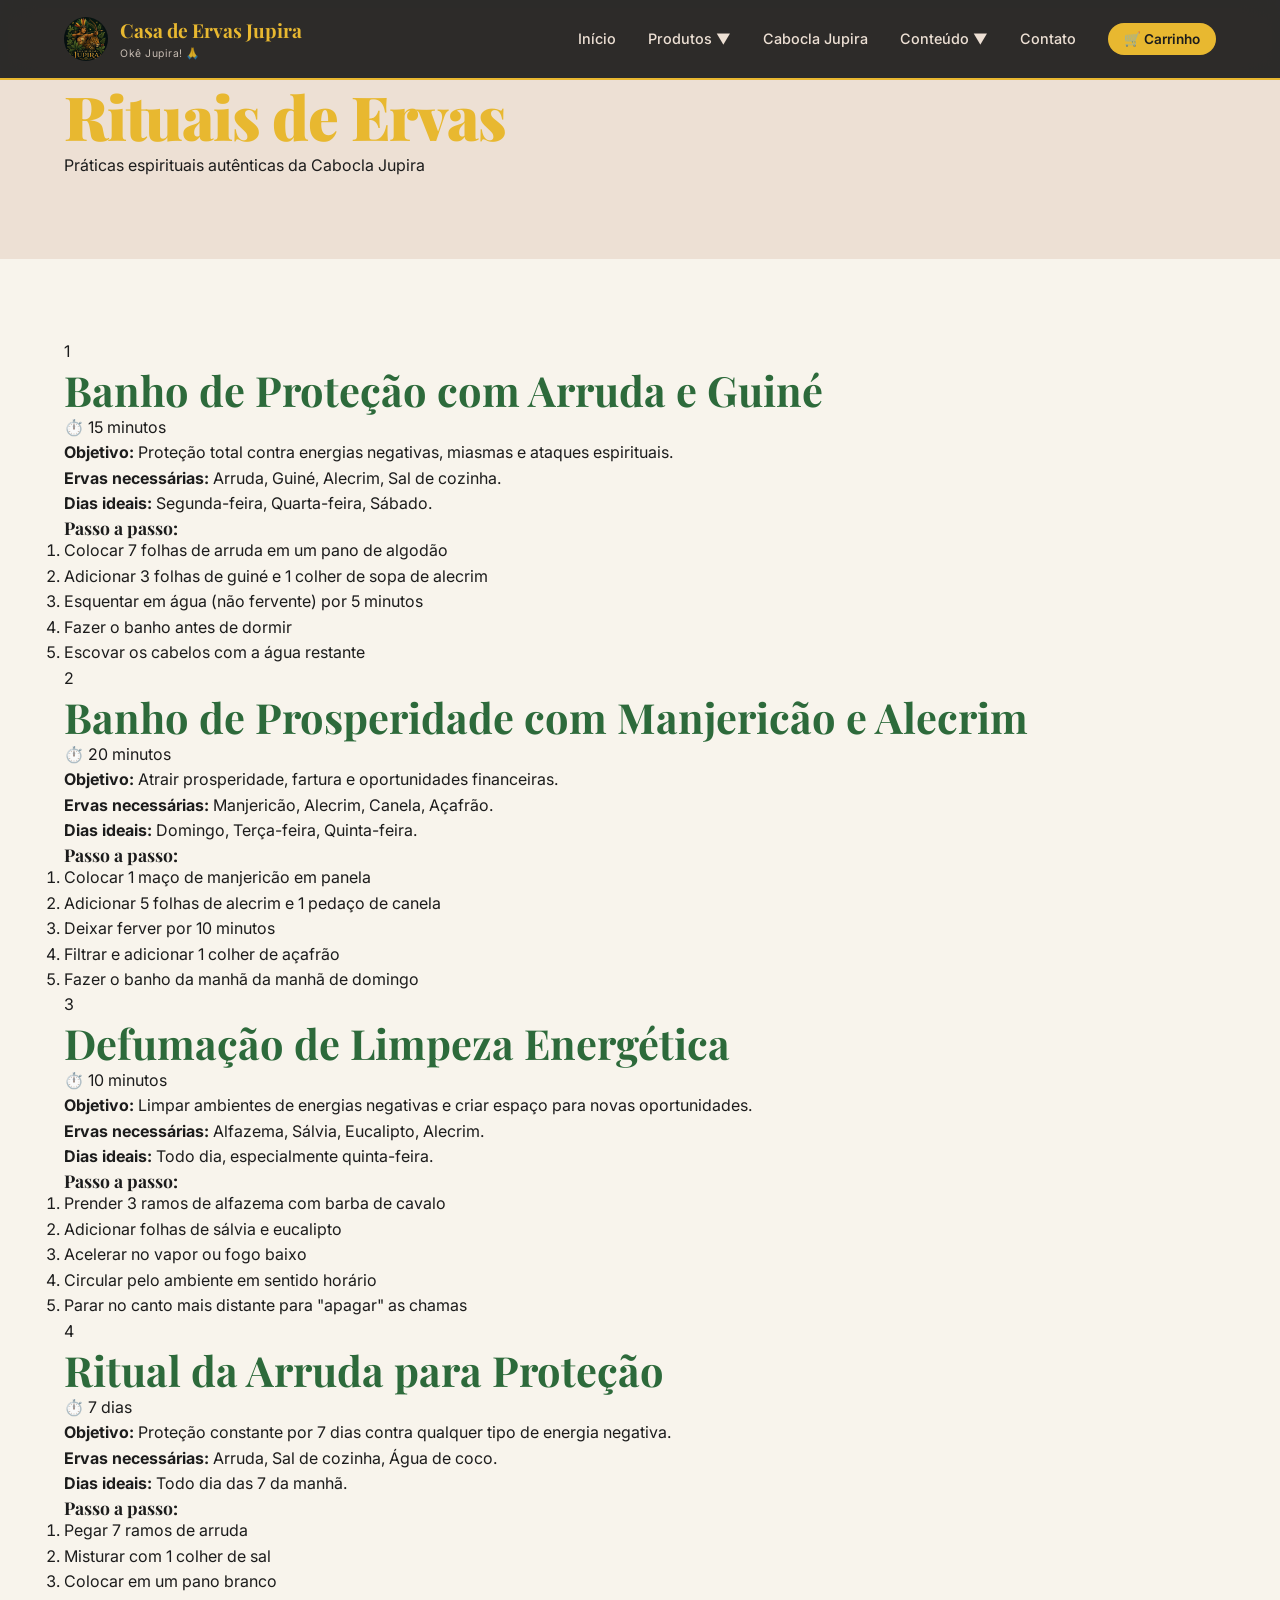
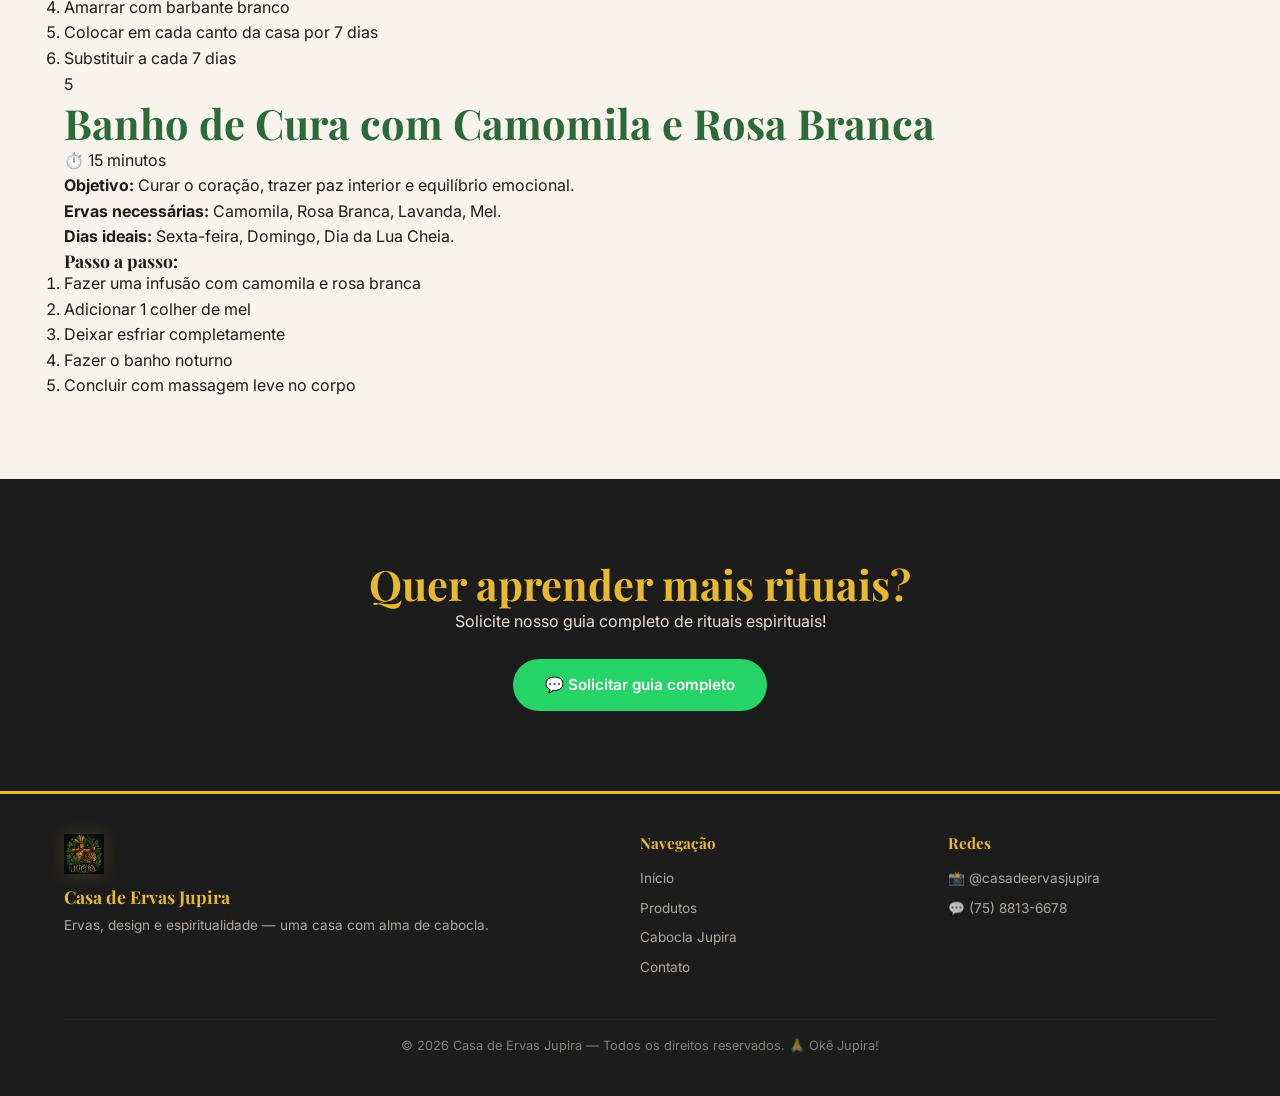
<file: rituais.html>
<!DOCTYPE html>
<html lang="pt-BR">
<head>
  <meta charset="UTF-8">
  <meta name="viewport" content="width=device-width, initial-scale=1.0">
  <title>Rituais de Ervas | Casa de Ervas Jupira</title>
  <meta name="description" content="Rituais autênticos com ervas da Cabocla Jupira. Banhos, defumações e proteções poderosas.">
  <link rel="preconnect" href="https://fonts.googleapis.com">
  <link href="https://fonts.googleapis.com/css2?family=Playfair+Display:wght@400;700;900&family=Inter:wght@400;500;600;700&family=DM+Serif+Display:ital@0;1&display=swap" rel="stylesheet">
  <link rel="stylesheet" href="css/style.css">
  <link rel="icon" href="assets/jupira.jpeg" type="image/svg+xml">
</head>
<body>

  <!-- ===== HEADER ===== -->
  <header class="header" id="header">
    <div class="container">
      <a href="index.html" class="header-logo">
        <img src="assets/jupira.jpeg" alt="Casa de Ervas Jupira" width="44" height="44">
        <div>
          <span>Casa de Ervas Jupira</span>
          <small>Okê Jupira! 🙏</small>
        </div>
      </a>
      <nav class="header-nav" id="headerNav">
        <a href="index.html">Início</a>
        <div class="nav-dropdown">
          <a href="produtos.html" id="produtosToggle">Produtos ▼</a>
          <div class="dropdown-menu" id="produtosMenu">
            <a href="ervas.html">🌱 Ervas</a>
            <a href="defumadores.html">🕯️ Defumadores</a>
            <a href="velas.html">🕯️ Velas</a>
            <a href="kits.html">🎁 Kits</a>
            <a href="produtos.html">Ver Catálogo</a>
          </div>
        </div>
        <a href="sobre.html">Cabocla Jupira</a>
        <div class="nav-dropdown">
          <a href="#" id="conteudoToggle">Conteúdo ▼</a>
          <div class="dropdown-menu" id="conteudoMenu">
            <a href="blog.html">📖 Blog</a>
            <a href="rituais.html" class="active">🔮 Rituais</a>
          </div>
        </div>
        <a href="contato.html">Contato</a>
        <button class="cart-btn" onclick="showCart()">🛒 Carrinho <span class="cart-count">0</span></button>
      </nav>
      <button class="mobile-toggle" id="mobileToggle"><span></span><span></span><span></span></button>
    </div>
  </header>

  <!-- ===== RITUAIS HEADER ===== -->
  <section class="section section-beige">
    <div class="container">
      <div class="section-header reveal">
        <h1>Rituais de Ervas</h1>
        <p class="section-subtitle">Práticas espirituais autênticas da Cabocla Jupira</p>
      </div>
    </div>
  </section>

  <!-- ===== RITUAIS CONTENT ===== -->
  <section class="section">
    <div class="container">
      <div class="rituais-list">
        <!-- Ritual 1 -->
        <div class="ritual-card reveal">
          <div class="ritual-header">
            <span class="ritual-num">1</span>
            <h2>Banho de Proteção com Arruda e Guiné</h2>
            <span class="ritual-time">⏱️ 15 minutos</span>
          </div>
          <div class="ritual-content">
            <div class="ritual-info">
              <p><strong>Objetivo:</strong> Proteção total contra energias negativas, miasmas e ataques espirituais.</p>
              <p><strong>Ervas necessárias:</strong> Arruda, Guiné, Alecrim, Sal de cozinha.</p>
              <p><strong>Dias ideais:</strong> Segunda-feira, Quarta-feira, Sábado.</p>
            </div>
            <div class="ritual-passos">
              <h4>Passo a passo:</h4>
              <ol>
                <li>Colocar 7 folhas de arruda em um pano de algodão</li>
                <li>Adicionar 3 folhas de guiné e 1 colher de sopa de alecrim</li>
                <li>Esquentar em água (não fervente) por 5 minutos</li>
                <li>Fazer o banho antes de dormir</li>
                <li>Escovar os cabelos com a água restante</li>
              </ol>
            </div>
          </div>
        </div>

        <!-- Ritual 2 -->
        <div class="ritual-card reveal">
          <div class="ritual-header">
            <span class="ritual-num">2</span>
            <h2>Banho de Prosperidade com Manjericão e Alecrim</h2>
            <span class="ritual-time">⏱️ 20 minutos</span>
          </div>
          <div class="ritual-content">
            <div class="ritual-info">
              <p><strong>Objetivo:</strong> Atrair prosperidade, fartura e oportunidades financeiras.</p>
              <p><strong>Ervas necessárias:</strong> Manjericão, Alecrim, Canela, Açafrão.</p>
              <p><strong>Dias ideais:</strong> Domingo, Terça-feira, Quinta-feira.</p>
            </div>
            <div class="ritual-passos">
              <h4>Passo a passo:</h4>
              <ol>
                <li>Colocar 1 maço de manjericão em panela</li>
                <li>Adicionar 5 folhas de alecrim e 1 pedaço de canela</li>
                <li>Deixar ferver por 10 minutos</li>
                <li>Filtrar e adicionar 1 colher de açafrão</li>
                <li>Fazer o banho da manhã da manhã de domingo</li>
              </ol>
            </div>
          </div>
        </div>

        <!-- Ritual 3 -->
        <div class="ritual-card reveal">
          <div class="ritual-header">
            <span class="ritual-num">3</span>
            <h2>Defumação de Limpeza Energética</h2>
            <span class="ritual-time">⏱️ 10 minutos</span>
          </div>
          <div class="ritual-content">
            <div class="ritual-info">
              <p><strong>Objetivo:</strong> Limpar ambientes de energias negativas e criar espaço para novas oportunidades.</p>
              <p><strong>Ervas necessárias:</strong> Alfazema, Sálvia, Eucalipto, Alecrim.</p>
              <p><strong>Dias ideais:</strong> Todo dia, especialmente quinta-feira.</p>
            </div>
            <div class="ritual-passos">
              <h4>Passo a passo:</h4>
              <ol>
                <li>Prender 3 ramos de alfazema com barba de cavalo</li>
                <li>Adicionar folhas de sálvia e eucalipto</li>
                <li>Acelerar no vapor ou fogo baixo</li>
                <li>Circular pelo ambiente em sentido horário</li>
                <li>Parar no canto mais distante para "apagar" as chamas</li>
              </ol>
            </div>
          </div>
        </div>

        <!-- Ritual 4 -->
        <div class="ritual-card reveal">
          <div class="ritual-header">
            <span class="ritual-num">4</span>
            <h2>Ritual da Arruda para Proteção</h2>
            <span class="ritual-time">⏱️ 7 dias</span>
          </div>
          <div class="ritual-content">
            <div class="ritual-info">
              <p><strong>Objetivo:</strong> Proteção constante por 7 dias contra qualquer tipo de energia negativa.</p>
              <p><strong>Ervas necessárias:</strong> Arruda, Sal de cozinha, Água de coco.</p>
              <p><strong>Dias ideais:</strong> Todo dia das 7 da manhã.</p>
            </div>
            <div class="ritual-passos">
              <h4>Passo a passo:</h4>
              <ol>
                <li>Pegar 7 ramos de arruda</li>
                <li>Misturar com 1 colher de sal</li>
                <li>Colocar em um pano branco</li>
                <li>Amarrar com barbante branco</li>
                <li>Colocar em cada canto da casa por 7 dias</li>
                <li>Substituir a cada 7 dias</li>
              </ol>
            </div>
          </div>
        </div>

        <!-- Ritual 5 -->
        <div class="ritual-card reveal">
          <div class="ritual-header">
            <span class="ritual-num">5</span>
            <h2>Banho de Cura com Camomila e Rosa Branca</h2>
            <span class="ritual-time">⏱️ 15 minutos</span>
          </div>
          <div class="ritual-content">
            <div class="ritual-info">
              <p><strong>Objetivo:</strong> Curar o coração, trazer paz interior e equilíbrio emocional.</p>
              <p><strong>Ervas necessárias:</strong> Camomila, Rosa Branca, Lavanda, Mel.</p>
              <p><strong>Dias ideais:</strong> Sexta-feira, Domingo, Dia da Lua Cheia.</p>
            </div>
            <div class="ritual-passos">
              <h4>Passo a passo:</h4>
              <ol>
                <li>Fazer uma infusão com camomila e rosa branca</li>
                <li>Adicionar 1 colher de mel</li>
                <li>Deixar esfriar completamente</li>
                <li>Fazer o banho noturno</li>
                <li>Concluir com massagem leve no corpo</li>
              </ol>
            </div>
          </div>
        </div>
      </div>
    </div>
  </section>

  <!-- ===== WHATSAPP CTAF ===== -->
  <section class="section section-dark">
    <div class="container reveal" style="text-align:center;max-width:600px">
      <h2>Quer aprender mais rituais?</h2>
      <p style="margin-bottom:24px">Solicite nosso guia completo de rituais espirituais!</p>
      <a href="https://wa.me/557588136678?text=Ol%C3%A1!%20Gostaria%20do%20guia%20completo%20de%20rituais%20espirituais%20da%20Cabocla%20Jupira.%20%C3%A9%20de%20[seu%20nome]%20-%20%F0%9F%8C%BF%20Ok%C3%AA%20Jupira!" target="_blank" class="btn btn-whatsapp">
        💬 Solicitar guia completo
      </a>
    </div>
  </section>

  <!-- ===== FOOTER ===== -->
  <footer class="footer">
    <div class="container">
      <div class="footer-grid">
        <div class="footer-brand">
          <img src="assets/jupira.jpeg" alt="Casa de Ervas Jupira" width="40" height="40">
          <h3>Casa de Ervas Jupira</h3>
          <p>Ervas, design e espiritualidade — uma casa com alma de cabocla.</p>
        </div>
        <div>
          <h4>Navegação</h4>
          <a href="index.html">Início</a>
          <a href="produtos.html">Produtos</a>
          <a href="sobre.html">Cabocla Jupira</a>
          <a href="contato.html">Contato</a>
        </div>
        <div>
          <h4>Redes</h4>
          <a href="https://instagram.com/casadeervasjupira" target="_blank">📸 @casadeervasjupira</a>
          <a href="https://wa.me/557588136678" target="_blank">💬 (75) 8813-6678</a>
        </div>
      </div>
      <div class="footer-bottom">
        © 2026 Casa de Ervas Jupira — Todos os direitos reservados. 🙏 Okê Jupira!
      </div>
    </div>
  </footer>

  <script src="js/produtos.js"></script>
  <script src="js/cart.js"></script>
  <script src="js/main.js"></script>
</body>
</html>
</file>
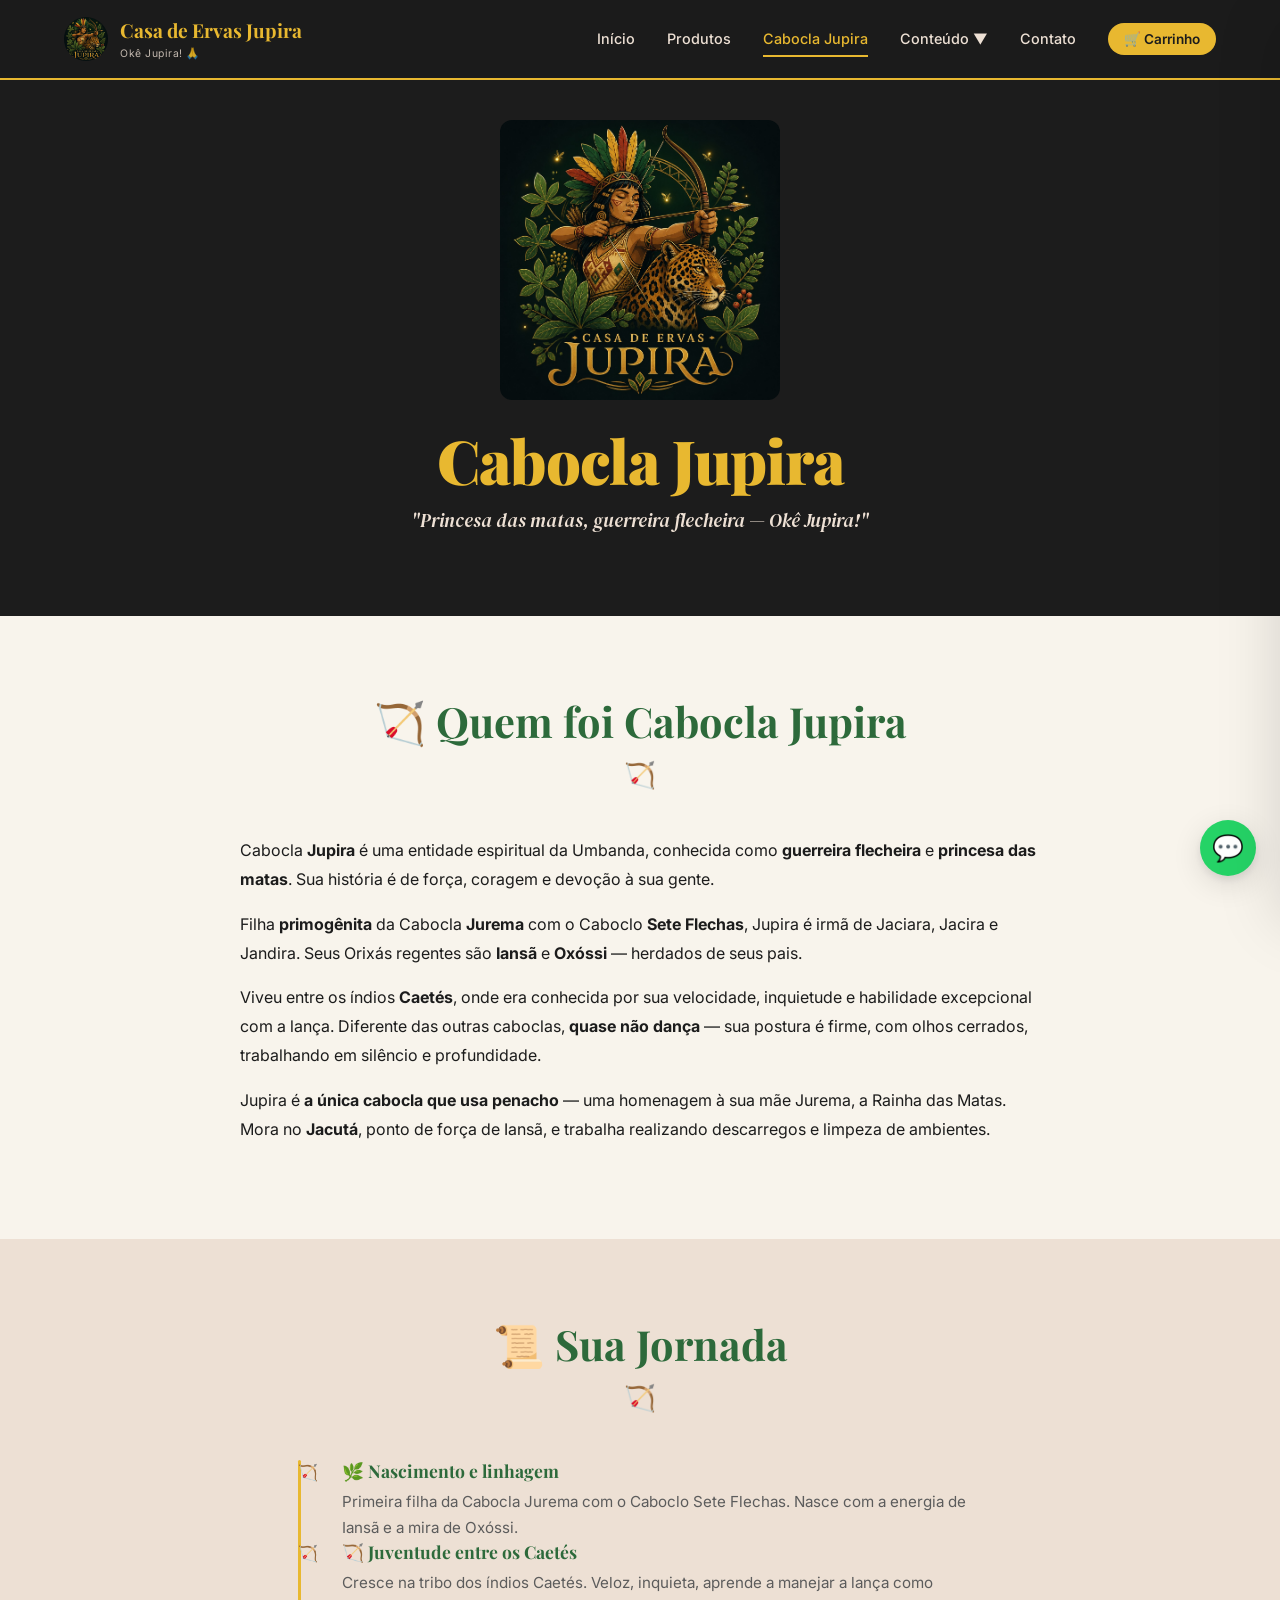
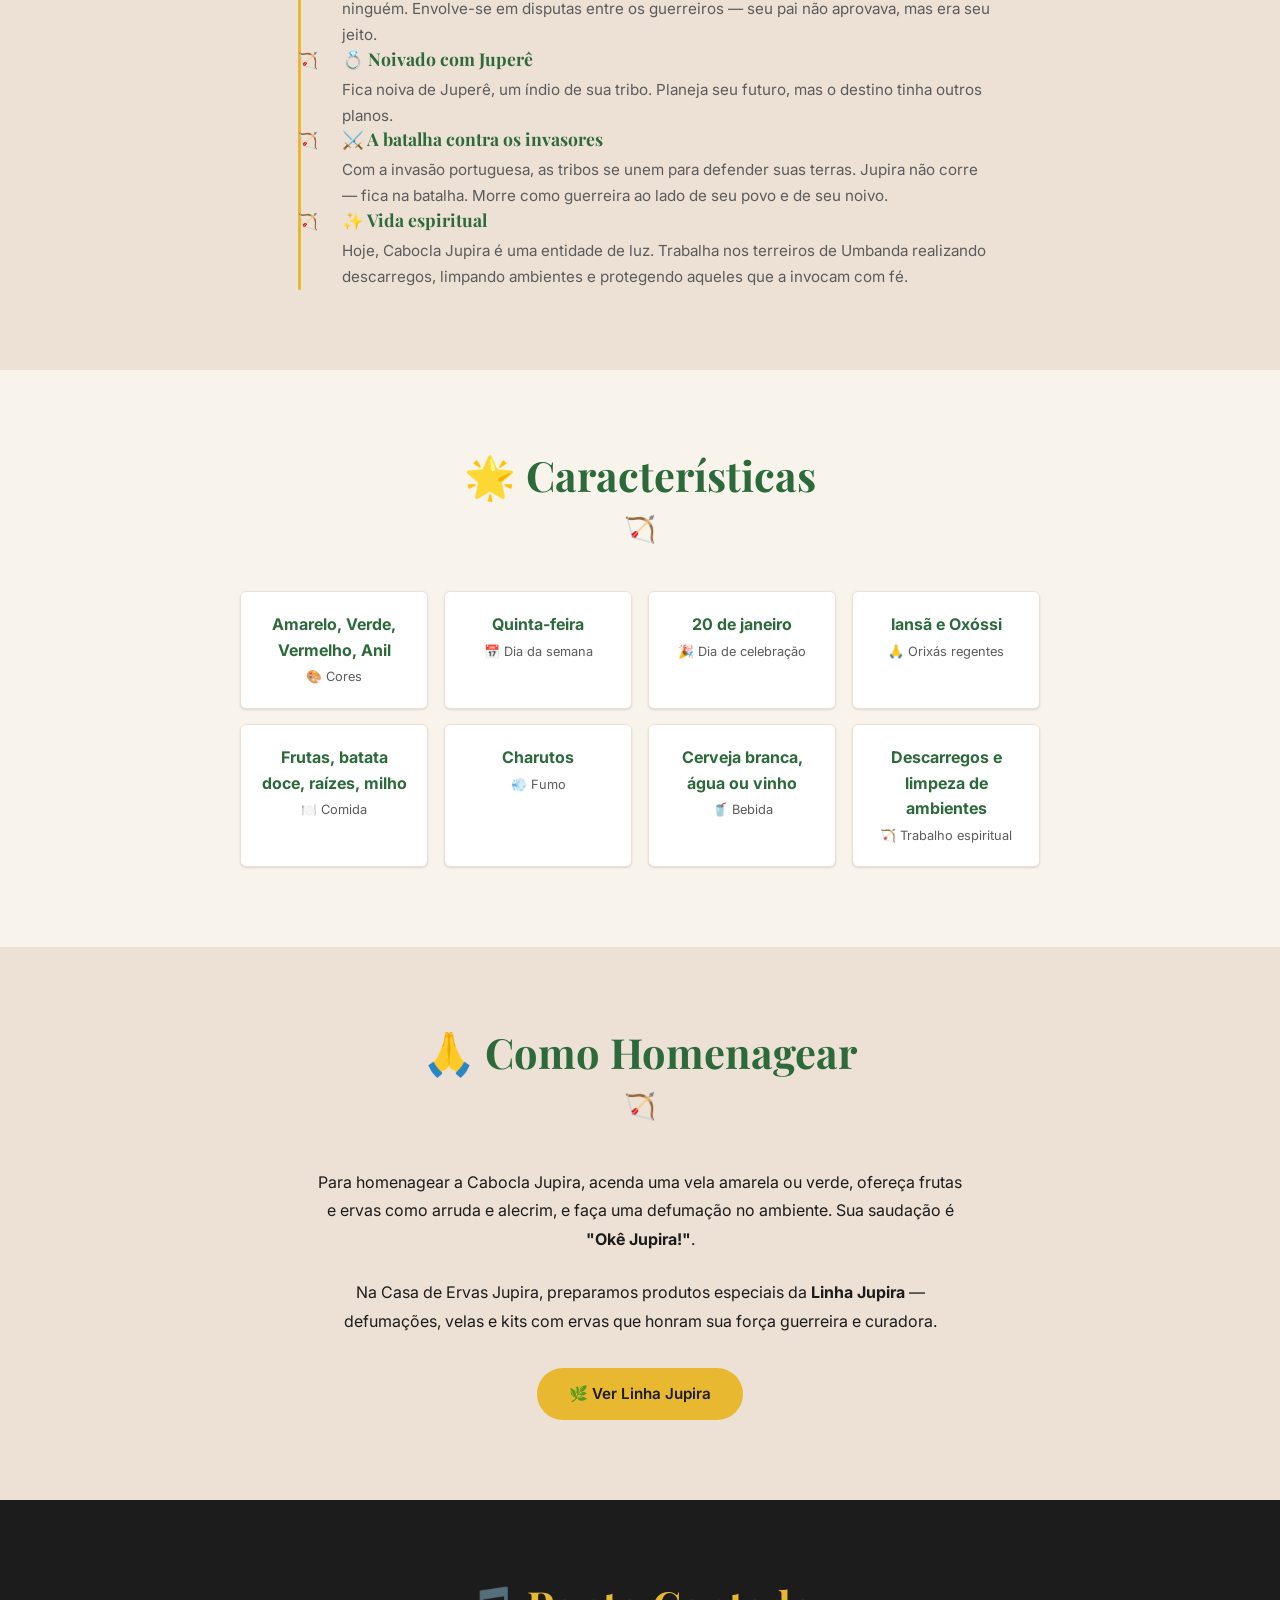
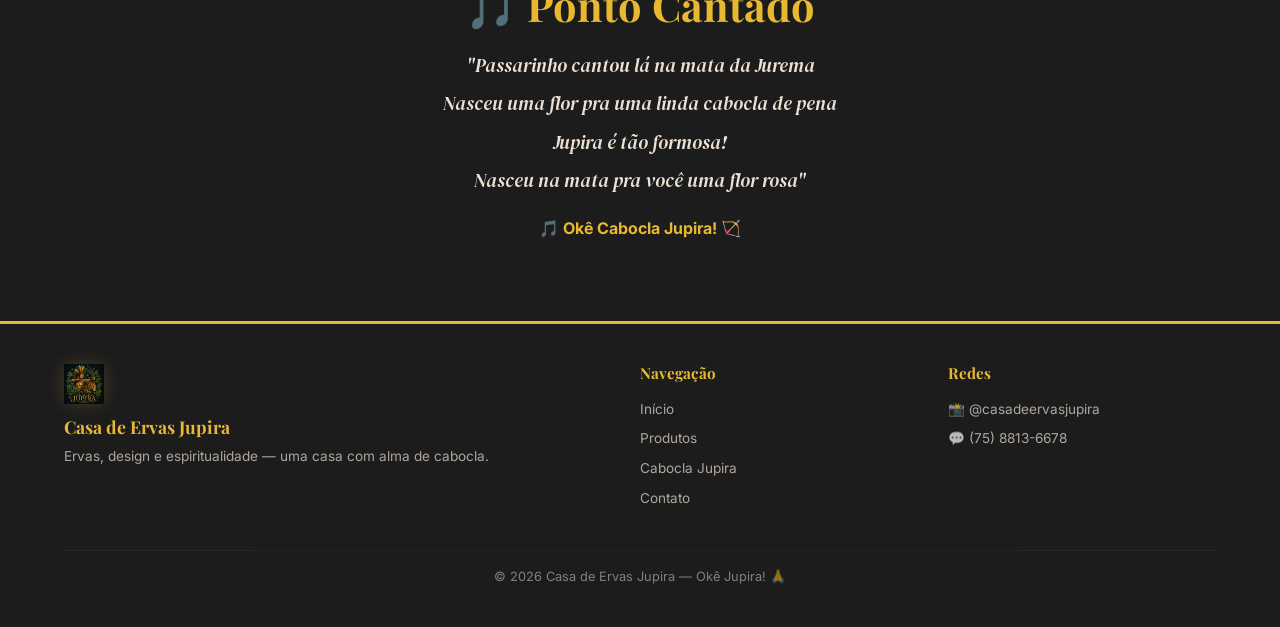
<file: sobre.html>
<!DOCTYPE html>
<html lang="pt-BR">
<head>
  <meta charset="UTF-8">
  <meta name="viewport" content="width=device-width, initial-scale=1.0">
  <title>Cabocla Jupira — História e Devoção</title>
  <meta name="description" content="Conheça a história da Cabocla Jupira — princesa das matas, guerreira flecheira, filha de Jurema. Saiba suas cores, saudação e como homenageá-la.">
  <link rel="preconnect" href="https://fonts.googleapis.com">
  <link href="https://fonts.googleapis.com/css2?family=Playfair+Display:wght@400;700;900&family=Inter:wght@400;500;600;700&family=DM+Serif+Display:ital@0;1&display=swap" rel="stylesheet">
  <link rel="stylesheet" href="css/style.css">
  <link rel="icon" href="assets/jupira.jpeg" type="image/svg+xml">
</head>
<body>

  <header class="header">
    <div class="container">
      <a href="index.html" class="header-logo">
        <img src="assets/jupira.jpeg" alt="Casa de Ervas Jupira" width="44" height="44">
        <div>
          <span>Casa de Ervas Jupira</span>
          <small>Okê Jupira! 🙏</small>
        </div>
      </a>
      <nav class="header-nav" id="headerNav">
        <a href="index.html">Início</a>
        <a href="produtos.html">Produtos</a>
        <a href="sobre.html" class="active">Cabocla Jupira</a>
        <div class="nav-dropdown">
          <a href="#" id="conteudoToggle">Conteúdo ▼</a>
          <div class="dropdown-menu" id="conteudoMenu">
            <a href="blog.html">📖 Blog</a>
            <a href="rituais.html">🔮 Rituais</a>
          </div>
        </div>
        <a href="contato.html">Contato</a>
        <button class="cart-btn" onclick="showCart()">
          🛒 Carrinho <span class="cart-count">0</span>
        </button>
      </nav>
      <button class="mobile-toggle" id="mobileToggle" aria-label="Menu">
        <span></span><span></span><span></span>
      </button>
    </div>
  </header>

  <!-- ===== HERO INTERNO ===== -->
  <section style="padding-top:calc(var(--header-h) + 40px);background:var(--dark);text-align:center" class="section">
    <div class="container">
      <img src="assets/jupira.jpeg" alt="Cabocla Jupira" style="max-width:280px;margin:0 auto 24px;border-radius:12px" class="reveal">
      <h1 style="color:var(--yellow);margin-bottom:8px" class="reveal">Cabocla Jupira</h1>
      <p style="color:var(--sand);font-family:var(--font-quote);font-style:italic;font-size:1.2rem" class="reveal">
        "Princesa das matas, guerreira flecheira — Okê Jupira!"
      </p>
    </div>
  </section>

  <!-- ===== HISTÓRIA ===== -->
  <section class="section">
    <div class="container">
      <h2 class="section-title reveal">🏹 Quem foi Cabocla Jupira</h2>
      <div style="max-width:800px;margin:0 auto">
        <p class="reveal" style="margin-bottom:1rem;line-height:1.8">
          Cabocla <strong>Jupira</strong> é uma entidade espiritual da Umbanda, conhecida como <strong>guerreira flecheira</strong> e <strong>princesa das matas</strong>. Sua história é de força, coragem e devoção à sua gente.
        </p>
        <p class="reveal" style="margin-bottom:1rem;line-height:1.8">
          Filha <strong>primogênita</strong> da Cabocla <strong>Jurema</strong> com o Caboclo <strong>Sete Flechas</strong>, Jupira é irmã de Jaciara, Jacira e Jandira. Seus Orixás regentes são <strong>Iansã</strong> e <strong>Oxóssi</strong> — herdados de seus pais.
        </p>
        <p class="reveal" style="margin-bottom:1rem;line-height:1.8">
          Viveu entre os índios <strong>Caetés</strong>, onde era conhecida por sua velocidade, inquietude e habilidade excepcional com a lança. Diferente das outras caboclas, <strong>quase não dança</strong> — sua postura é firme, com olhos cerrados, trabalhando em silêncio e profundidade.
        </p>
        <p class="reveal" style="margin-bottom:1rem;line-height:1.8">
          Jupira é <strong>a única cabocla que usa penacho</strong> — uma homenagem à sua mãe Jurema, a Rainha das Matas. Mora no <strong>Jacutá</strong>, ponto de força de Iansã, e trabalha realizando descarregos e limpeza de ambientes.
        </p>
      </div>
    </div>
  </section>

  <!-- ===== TIMELINE ===== -->
  <section class="section section-beige">
    <div class="container">
      <h2 class="section-title reveal">📜 Sua Jornada</h2>
      <div style="max-width:700px;margin:0 auto">
        <div class="timeline">
          <div class="timeline-item reveal-left">
            <h3>🌿 Nascimento e linhagem</h3>
            <p>Primeira filha da Cabocla Jurema com o Caboclo Sete Flechas. Nasce com a energia de Iansã e a mira de Oxóssi.</p>
          </div>
          <div class="timeline-item reveal-left">
            <h3>🏹 Juventude entre os Caetés</h3>
            <p>Cresce na tribo dos índios Caetés. Veloz, inquieta, aprende a manejar a lança como ninguém. Envolve-se em disputas entre os guerreiros — seu pai não aprovava, mas era seu jeito.</p>
          </div>
          <div class="timeline-item reveal-left">
            <h3>💍 Noivado com Juperê</h3>
            <p>Fica noiva de Juperê, um índio de sua tribo. Planeja seu futuro, mas o destino tinha outros planos.</p>
          </div>
          <div class="timeline-item reveal-left">
            <h3>⚔️ A batalha contra os invasores</h3>
            <p>Com a invasão portuguesa, as tribos se unem para defender suas terras. Jupira não corre — fica na batalha. Morre como guerreira ao lado de seu povo e de seu noivo.</p>
          </div>
          <div class="timeline-item reveal-left">
            <h3>✨ Vida espiritual</h3>
            <p>Hoje, Cabocla Jupira é uma entidade de luz. Trabalha nos terreiros de Umbanda realizando descarregos, limpando ambientes e protegendo aqueles que a invocam com fé.</p>
          </div>
        </div>
      </div>
    </div>
  </section>

  <!-- ===== ATRIBUTOS ===== -->
  <section class="section">
    <div class="container">
      <h2 class="section-title reveal">🌟 Características</h2>
      <div class="atributos-grid" style="max-width:800px;margin:0 auto">
        <div class="atributo-card reveal-scale">
          <div class="valor">Amarelo, Verde, Vermelho, Anil</div>
          <div class="label">🎨 Cores</div>
        </div>
        <div class="atributo-card reveal-scale" style="transition-delay:0.05s">
          <div class="valor">Quinta-feira</div>
          <div class="label">📅 Dia da semana</div>
        </div>
        <div class="atributo-card reveal-scale" style="transition-delay:0.1s">
          <div class="valor">20 de janeiro</div>
          <div class="label">🎉 Dia de celebração</div>
        </div>
        <div class="atributo-card reveal-scale" style="transition-delay:0.15s">
          <div class="valor">Iansã e Oxóssi</div>
          <div class="label">🙏 Orixás regentes</div>
        </div>
        <div class="atributo-card reveal-scale" style="transition-delay:0.2s">
          <div class="valor">Frutas, batata doce, raízes, milho</div>
          <div class="label">🍽️ Comida</div>
        </div>
        <div class="atributo-card reveal-scale" style="transition-delay:0.25s">
          <div class="valor">Charutos</div>
          <div class="label">💨 Fumo</div>
        </div>
        <div class="atributo-card reveal-scale" style="transition-delay:0.3s">
          <div class="valor">Cerveja branca, água ou vinho</div>
          <div class="label">🥤 Bebida</div>
        </div>
        <div class="atributo-card reveal-scale" style="transition-delay:0.35s">
          <div class="valor">Descarregos e limpeza de ambientes</div>
          <div class="label">🏹 Trabalho espiritual</div>
        </div>
      </div>
    </div>
  </section>

  <!-- ===== COMO HOMENAGEAR ===== -->
  <section class="section section-beige">
    <div class="container reveal" style="max-width:700px;text-align:center">
      <h2 class="section-title">🙏 Como Homenagear</h2>
      <p style="color:var(--gray);margin-bottom:1.5rem;line-height:1.8">
        Para homenagear a Cabocla Jupira, acenda uma vela amarela ou verde, ofereça frutas e ervas como arruda e alecrim, e faça uma defumação no ambiente. Sua saudação é <strong>"Okê Jupira!"</strong>.
      </p>
      <p style="color:var(--gray);margin-bottom:2rem;line-height:1.8">
        Na Casa de Ervas Jupira, preparamos produtos especiais da <strong>Linha Jupira</strong> — defumações, velas e kits com ervas que honram sua força guerreira e curadora.
      </p>
      <a href="produtos.html?categoria=jupira" class="btn btn-primary">🌿 Ver Linha Jupira</a>
    </div>
  </section>

  <!-- ===== PONTO ===== -->
  <section class="section section-dark">
    <div class="container reveal" style="max-width:600px;text-align:center">
      <h2 style="color:var(--yellow);margin-bottom:1rem">🎵 Ponto Cantado</h2>
      <p style="font-family:var(--font-quote);font-style:italic;font-size:1.2rem;line-height:2;color:var(--sand)">
        "Passarinho cantou lá na mata da Jurema<br>
        Nasceu uma flor pra uma linda cabocla de pena<br>
        Jupira é tão formosa!<br>
        Nasceu na mata pra você uma flor rosa"
      </p>
      <p style="color:var(--yellow);margin-top:1rem;font-weight:700">🎵 Okê Cabocla Jupira! 🏹</p>
    </div>
  </section>

  <footer class="footer">
    <div class="container">
      <div class="footer-grid">
        <div class="footer-brand">
          <img src="assets/jupira.jpeg" alt="Casa de Ervas Jupira" width="40" height="40">
          <h3>Casa de Ervas Jupira</h3>
          <p>Ervas, design e espiritualidade — uma casa com alma de cabocla.</p>
        </div>
        <div>
          <h4>Navegação</h4>
          <a href="index.html">Início</a>
          <a href="produtos.html">Produtos</a>
          <a href="sobre.html">Cabocla Jupira</a>
          <a href="contato.html">Contato</a>
        </div>
        <div>
          <h4>Redes</h4>
          <a href="https://instagram.com/casadeervasjupira" target="_blank">📸 @casadeervasjupira</a>
          <a href="https://wa.me/557588136678" target="_blank">💬 (75) 8813-6678</a>
        </div>
      </div>
      <div class="footer-bottom">© 2026 Casa de Ervas Jupira — Okê Jupira! 🙏</div>
    </div>
  </footer>

  <div class="cart-overlay" id="cartOverlay"></div>
  <div class="cart-sidebar" id="cartSidebar">
    <div class="cart-header">
      <h3>🛒 Seu Carrinho</h3>
      <button class="cart-close" onclick="hideCart()">✕</button>
    </div>
    <div class="cart-items" id="cartItems"></div>
    <div class="cart-footer">
      <div class="cart-total">
        <span>Total</span>
        <span id="cartTotalValue">R$ 0,00</span>
      </div>
      <button class="btn btn-whatsapp" onclick="cartWhatsApp()">💬 Finalizar Pedido</button>
    </div>
  </div>

  <a href="https://wa.me/557588136678?text=Ol%C3%A1!%20Vim%20pela%20Casa%20de%20Ervas%20Jupira%20%F0%9F%8C%BF%20Ok%C3%AA%20Jupira!" target="_blank" class="whatsapp-float">💬</a>

  <script src="js/produtos.js"></script>
  <script src="js/cart.js"></script>
  <script src="js/main.js"></script>
</body>
</html>
</file>
<file: css/style.css>
/* ===========================================================
   CASA DE ERVAS JUPIRA — Design System Refinado
   Cores cabocla: Amarelo #E8B830 | Verde #2D6A3B | Vermelho #B83A2A | Anil #2A4B7C
   Inspiração: Cabocla Jupira jovem + Onça-pintada + Floresta
   =========================================================== */

/* ----- 1. PRIMITIVES / TOKENS ----- */
:root {
  /* Core palette */
  --yellow: #E8B830;
  --yellow-light: #F5D86E;
  --yellow-dark: #C99A1F;
  --green: #2D6A3B;
  --green-light: #3D8A4E;
  --green-bright: #4CAF50;
  --green-dark: #1E4A28;
  --red: #B83A2A;
  --red-light: #D94A3A;
  --red-bright: #E53935;
  --red-dark: #8C2A1E;
  --anil: #2A4B7C;
  --anil-light: #3A6B9C;
  --anil-bright: #1E88E5;

  /* Neutrals */
  --dark: #1C1C1C;
  --dark-2: #2A1F0E;
  --gray-800: #2D2D2D;
  --gray-600: #5C5C5C;
  --gray-400: #8C8C8C;
  --gray-200: #C8C8C8;
  --offwhite: #F8F4EC;
  --sand: #EDE0D4;
  --white: #FFFFFF;

  /* Indigenous accent colors */
  --urucum: #CC2936;
  --jenipapo: #1A1A2E;
  --tabatinga: #F5F0E8;
  --jaguar-gold: #D4A017;
  --aroeira-pink: #D44D5C;
  --arruda-green: #5A7D6B;

  /* Typography */
  --font-display: 'Playfair Display', Georgia, serif;
  --font-body: 'Inter', -apple-system, BlinkMacSystemFont, 'Segoe UI', sans-serif;
  --font-quote: 'DM Serif Display', Georgia, serif;

  /* Spacing scale (4px base) */
  --space-1: 4px;
  --space-2: 8px;
  --space-3: 12px;
  --space-4: 16px;
  --space-5: 20px;
  --space-6: 24px;
  --space-8: 32px;
  --space-10: 40px;
  --space-12: 48px;
  --space-16: 64px;
  --space-20: 80px;

  /* Border radius */
  --radius-sm: 6px;
  --radius-md: 12px;
  --radius-lg: 20px;
  --radius-full: 50px;

  /* Shadows */
  --shadow-sm: 0 1px 3px rgba(0,0,0,0.08), 0 1px 2px rgba(0,0,0,0.06);
  --shadow-md: 0 4px 12px rgba(0,0,0,0.1), 0 2px 4px rgba(0,0,0,0.06);
  --shadow-lg: 0 8px 30px rgba(0,0,0,0.12), 0 4px 8px rgba(0,0,0,0.08);
  --shadow-xl: 0 20px 60px rgba(0,0,0,0.15);
  --shadow-glow: 0 0 30px rgba(232,184,48,0.15);

  /* Transitions */
  --ease-out: cubic-bezier(0.16, 1, 0.3, 1);
  --ease-in-out: cubic-bezier(0.65, 0, 0.35, 1);
  --duration-fast: 200ms;
  --duration-normal: 400ms;
  --duration-slow: 600ms;

  /* Layout */
  --max-width: 1200px;
  --header-h: 80px;
}

/* ----- 2. RESET ----- */
*, *::before, *::after { box-sizing: border-box; margin: 0; padding: 0; }

html {
  scroll-behavior: smooth;
  -webkit-font-smoothing: antialiased;
  -moz-osx-font-smoothing: grayscale;
}

body {
  font-family: var(--font-body);
  color: var(--dark);
  background: var(--offwhite);
  line-height: 1.6;
  overflow-x: hidden;
}

img { max-width: 100%; height: auto; display: block; }
a { color: inherit; text-decoration: none; }
ul { list-style: none; }
button { cursor: pointer; font-family: var(--font-body); }
.container { max-width: var(--max-width); margin: 0 auto; padding: 0 var(--space-6); }

/* ----- 3. TYPOGRAPHY ----- */
h1, h2, h3, h4, h5 { font-family: var(--font-display); line-height: 1.2; font-weight: 700; }
h1 { font-size: clamp(2.2rem, 5vw, 3.8rem); font-weight: 900; color: var(--yellow); letter-spacing: -0.02em; }
h2 { font-size: clamp(1.6rem, 4vw, 2.6rem); color: var(--green); }
h3 { font-size: clamp(1.2rem, 3vw, 1.8rem); }
h4 { font-size: 1.1rem; }

.section-title {
  text-align: center;
  margin-bottom: var(--space-12);
  position: relative;
}
.section-title::after {
  content: '🏹';
  display: block;
  font-size: 1.6rem;
  margin-top: var(--space-3);
  animation: float 3s ease-in-out infinite;
}

/* ----- 4. HEADER ----- */
.header {
  position: fixed; top: 0; left: 0; right: 0; z-index: 1000;
  height: var(--header-h);
  background: rgba(28,28,28,0.92);
  backdrop-filter: blur(16px) saturate(180%);
  -webkit-backdrop-filter: blur(16px) saturate(180%);
  border-bottom: 2px solid var(--yellow);
  transition: background var(--duration-normal) var(--ease-out);
}

.header .container {
  display: flex;
  align-items: center;
  justify-content: space-between;
  height: 100%;
}

.header-logo {
  display: flex;
  align-items: center;
  gap: var(--space-3);
  z-index: 1001;
}
.header-logo img { width: 44px; height: 44px; border-radius: 50%; }
.header-logo span {
  font-family: var(--font-display);
  font-size: 1.2rem;
  color: var(--yellow);
  font-weight: 700;
}
.header-logo small {
  display: block;
  font-size: 0.65rem;
  color: var(--sand);
  font-family: var(--font-body);
  font-weight: 400;
  letter-spacing: 0.5px;
  opacity: 0.8;
}

.header-nav {
  display: flex;
  align-items: center;
  gap: var(--space-8);
}

.header-nav a {
  color: var(--sand);
  font-size: 0.9rem;
  font-weight: 500;
  transition: color var(--duration-fast) ease;
  position: relative;
  padding: var(--space-1) 0;
}
.header-nav a:hover,
.header-nav a.active { color: var(--yellow); }

.header-nav a::after {
  content: '';
  position: absolute;
  bottom: -2px; left: 0; right: 0;
  height: 2px;
  background: var(--yellow);
  transform: scaleX(0);
  transition: transform var(--duration-normal) var(--ease-out);
}
.header-nav a:hover::after,
.header-nav a.active::after { transform: scaleX(1); }

.cart-btn {
  display: flex; align-items: center; gap: var(--space-2);
  background: var(--yellow); color: var(--dark); padding: var(--space-2) var(--space-4);
  border-radius: var(--radius-full); font-size: 0.85rem; font-weight: 600;
  transition: all var(--duration-fast) var(--ease-out); border: none;
}
.cart-btn:hover { background: var(--yellow-light); transform: translateY(-1px); box-shadow: var(--shadow-md); }
.cart-count {
  background: var(--red); color: white; font-size: 0.65rem;
  min-width: 18px; height: 18px; border-radius: 50%;
  display: flex; align-items: center; justify-content: center; font-weight: 700;
}

.mobile-toggle {
  display: none; flex-direction: column; gap: 5px; cursor: pointer;
  background: none; border: none; padding: var(--space-1); z-index: 1001;
}
.mobile-toggle span {
  width: 24px; height: 2px; background: var(--sand);
  transition: all var(--duration-fast) var(--ease-out); border-radius: 2px;
}
.mobile-toggle.open span:nth-child(1) { transform: rotate(45deg) translate(5px, 5px); }
.mobile-toggle.open span:nth-child(2) { opacity: 0; }
.mobile-toggle.open span:nth-child(3) { transform: rotate(-45deg) translate(5px, -5px); }

/* ----- 5. BUTTONS ----- */
.btn {
  display: inline-flex; align-items: center; gap: var(--space-2);
  padding: 14px 32px; border-radius: var(--radius-full);
  font-weight: 600; font-size: 0.95rem;
  transition: all var(--duration-fast) var(--ease-out);
  cursor: pointer; border: none; font-family: var(--font-body);
  position: relative; overflow: hidden;
}

.btn::after {
  content: '';
  position: absolute; inset: 0;
  background: linear-gradient(135deg, rgba(255,255,255,0.1), transparent);
  opacity: 0;
  transition: opacity var(--duration-fast) ease;
}
.btn:hover::after { opacity: 1; }

.btn-primary { background: var(--yellow); color: var(--dark); }
.btn-primary:hover { background: var(--yellow-light); transform: translateY(-2px); box-shadow: var(--shadow-md); }

.btn-secondary { background: transparent; color: var(--yellow); border: 2px solid var(--yellow); }
.btn-secondary:hover { background: var(--yellow); color: var(--dark); transform: translateY(-2px); }

.btn-whatsapp { background: #25D366; color: white; }
.btn-whatsapp:hover { background: #20BD5A; transform: translateY(-2px); box-shadow: var(--shadow-md); }

.btn-sm { padding: 10px 20px; font-size: 0.85rem; }
.btn-lg { padding: 16px 40px; font-size: 1.1rem; }

/* ----- 6. HERO ----- */
.hero {
  min-height: 100vh; display: flex; align-items: center;
  background: linear-gradient(135deg, var(--dark) 0%, var(--dark-2) 40%, var(--green-dark) 100%);
  position: relative; overflow: hidden; padding-top: var(--header-h);
}

.hero::before {
  content: ''; position: absolute; inset: 0;
  background:
    radial-gradient(ellipse at 20% 50%, rgba(232,184,48,0.08) 0%, transparent 50%),
    radial-gradient(ellipse at 80% 50%, rgba(45,106,59,0.1) 0%, transparent 50%);
  z-index: 0;
}

.hero::after {
  content: ''; position: absolute; bottom: 0; left: 0; right: 0; height: 200px;
  background: linear-gradient(transparent, var(--offwhite)); z-index: 1;
  pointer-events: none;
}

.hero .container {
  position: relative; z-index: 2;
  display: grid; grid-template-columns: 1fr 1fr; gap: 60px; align-items: center;
}

.hero-content h1 { margin-bottom: var(--space-2); }
.hero-content .subtitle {
  font-family: var(--font-quote); font-size: 1.3rem; color: var(--sand);
  font-style: italic; margin-bottom: var(--space-6);
}
.hero-content p { color: rgba(255,255,255,0.7); font-size: 1.05rem; max-width: 500px; margin-bottom: var(--space-8); line-height: 1.7; }

.hero-buttons { display: flex; gap: var(--space-4); flex-wrap: wrap; }

.hero-visual { display: flex; justify-content: center; align-items: center; }
.hero-visual svg { max-width: 420px; width: 100%; filter: drop-shadow(0 10px 60px rgba(232,184,48,0.15)); }

/* Hero decorative corner elements */
.hero-corner {
  position: absolute; z-index: 1; pointer-events: none; opacity: 0.15;
}
.hero-corner--tl { top: 100px; left: -40px; transform: rotate(-30deg); width: 120px; }
.hero-corner--br { bottom: 80px; right: -30px; transform: rotate(150deg); width: 100px; }

/* ----- 7. SECTIONS ----- */
.section { padding: var(--space-20) 0; }
.section-beige { background: var(--sand); }
.section-dark { background: var(--dark); color: var(--sand); }
.section-dark h2 { color: var(--yellow); }
.section-dark .section-title::after { opacity: 0.7; }

/* ----- 8. FEATURES GRID ----- */
.features-grid {
  display: grid;
  grid-template-columns: repeat(auto-fit, minmax(240px, 1fr));
  gap: var(--space-6);
}
.feature-card {
  background: var(--white); padding: var(--space-8) var(--space-6);
  border-radius: var(--radius-md); text-align: center;
  box-shadow: var(--shadow-sm); transition: all var(--duration-normal) var(--ease-out);
  border-top: 3px solid var(--yellow);
  position: relative; overflow: hidden;
}
.feature-card::before {
  content: '';
  position: absolute; top: 0; left: 0; right: 0;
  height: 3px;
  background: linear-gradient(90deg, var(--yellow), var(--red), var(--green));
  opacity: 0;
  transition: opacity var(--duration-normal) ease;
}
.feature-card:hover::before { opacity: 1; }
.feature-card:hover { transform: translateY(-6px); box-shadow: var(--shadow-lg); }
.feature-card .icon { font-size: 2.8rem; margin-bottom: var(--space-4); display: block; }
.feature-card h3 { font-size: 1.15rem; margin-bottom: var(--space-2); color: var(--green); }
.feature-card p { font-size: 0.9rem; color: var(--gray-600); line-height: 1.7; }

/* ----- 9. PRODUCT CARDS ----- */
.produtos-grid {
  display: grid;
  grid-template-columns: repeat(auto-fill, minmax(280px, 1fr));
  gap: var(--space-7);
}

.produto-card {
  background: var(--white); border-radius: var(--radius-md); overflow: hidden;
  box-shadow: var(--shadow-sm); transition: all var(--duration-normal) var(--ease-out);
  display: flex; flex-direction: column;
  will-change: transform;
}
.produto-card:hover { transform: translateY(-6px); box-shadow: var(--shadow-xl); }

.produto-card .img-wrap {
  height: 220px; background: var(--sand); position: relative; overflow: hidden;
}
.produto-card .img-wrap img {
  width: 100%; height: 100%; object-fit: cover;
  transition: transform var(--duration-slow) var(--ease-out);
}
.produto-card:hover .img-wrap img { transform: scale(1.08); }

.produto-card .img-wrap .img-placeholder {
  width: 100%; height: 100%;
  display: flex; align-items: center; justify-content: center;
  font-size: 3rem;
  background: linear-gradient(135deg, var(--sand), var(--offwhite));
}

.produto-card .badge {
  position: absolute; top: var(--space-3); left: var(--space-3);
  background: var(--yellow); color: var(--dark); padding: 4px 12px;
  border-radius: var(--radius-full); font-size: 0.7rem; font-weight: 700;
  z-index: 2;
}
.produto-card .badge-jupira { background: var(--red); color: white; }
.produto-card .badge-especial { background: var(--green); color: white; }

.produto-card .info {
  padding: var(--space-5); flex: 1;
  display: flex; flex-direction: column;
}
.produto-card .info h3 { font-size: 1.1rem; margin-bottom: var(--space-2); }
.produto-card .info .energia {
  font-size: 0.8rem; color: var(--anil); font-weight: 600;
  margin-bottom: var(--space-2);
  display: flex; align-items: center; gap: var(--space-1);
}
.produto-card .info .sku {
  font-size: 0.7rem; color: var(--gray-400); font-family: monospace;
  margin-bottom: var(--space-1);
}
.produto-card .info .desc {
  font-size: 0.85rem; color: var(--gray-600); margin-bottom: var(--space-3);
  flex: 1; line-height: 1.6;
}
.produto-card .info .preco {
  font-size: 1.4rem; font-weight: 700; color: var(--green);
  margin-bottom: var(--space-2);
}
.produto-card .info .validade {
  font-size: 0.7rem; color: var(--gray-400); margin-bottom: var(--space-3);
}
.produto-card .info .actions { display: flex; gap: var(--space-2); }
.produto-card .info .actions .btn {
  flex: 1; justify-content: center; font-size: 0.8rem; padding: 10px 16px;
}

/* ----- 10. SOBRE (JUPIRA) SECTION ----- */
.sobre-grid { display: grid; grid-template-columns: 1fr 1fr; gap: var(--space-12); align-items: start; }
.sobre-visual svg { width: 100%; max-width: 400px; margin: 0 auto; display: block; }
.sobre-texto h2 { margin-bottom: var(--space-6); }
.sobre-texto p { margin-bottom: var(--space-4); color: var(--gray-600); line-height: 1.8; }
.sobre-texto .quote {
  font-family: var(--font-quote); font-style: italic; font-size: 1.15rem;
  color: var(--red); padding: var(--space-5) var(--space-6);
  border-left: 4px solid var(--yellow);
  background: rgba(232,184,48,0.06);
  border-radius: 0 var(--radius-sm) var(--radius-sm) 0;
  margin: var(--space-6) 0;
}
.cores-jupira { display: flex; gap: var(--space-3); margin: var(--space-4) 0; }
.cores-jupira span {
  width: 40px; height: 40px; border-radius: 50%;
  border: 2px solid var(--sand); transition: transform var(--duration-fast) ease;
}
.cores-jupira span:hover { transform: scale(1.15); }

/* ----- 11. CATEGORY FILTER ----- */
.filtros { display: flex; gap: var(--space-3); flex-wrap: wrap; justify-content: center; margin-bottom: var(--space-8); }
.filtro-btn {
  padding: 10px 24px; border-radius: var(--radius-full);
  border: 2px solid var(--green);
  background: transparent; color: var(--green); font-weight: 600; font-size: 0.85rem;
  cursor: pointer; transition: all var(--duration-fast) var(--ease-out);
}
.filtro-btn:hover { background: var(--green); color: white; transform: translateY(-1px); }
.filtro-btn.active { background: var(--green); color: white; box-shadow: var(--shadow-md); }

/* ----- 12. CART ----- */
.cart-overlay {
  position: fixed; inset: 0; background: rgba(0,0,0,0.5); z-index: 2000;
  opacity: 0; pointer-events: none; transition: opacity var(--duration-normal) ease;
}
.cart-overlay.open { opacity: 1; pointer-events: all; }

.cart-sidebar {
  position: fixed; top: 0; right: 0; bottom: 0;
  width: 420px; max-width: 90vw;
  background: var(--white); z-index: 2001; padding: var(--space-6);
  transform: translateX(100%);
  transition: transform var(--duration-normal) var(--ease-out);
  display: flex; flex-direction: column;
  box-shadow: var(--shadow-xl);
}
.cart-sidebar.open { transform: translateX(0); }

.cart-header { display: flex; justify-content: space-between; align-items: center; margin-bottom: var(--space-6); }
.cart-header h3 { font-family: var(--font-display); color: var(--green); font-size: 1.2rem; }
.cart-close { background: none; border: none; font-size: 1.5rem; cursor: pointer; color: var(--gray-400); transition: color var(--duration-fast) ease; }
.cart-close:hover { color: var(--dark); }

.cart-items { flex: 1; overflow-y: auto; display: flex; flex-direction: column; gap: var(--space-3); }
.cart-item {
  display: flex; gap: var(--space-3); padding: var(--space-3);
  background: var(--offwhite); border-radius: var(--radius-sm); align-items: center;
}
.cart-item img { width: 56px; height: 56px; border-radius: var(--radius-sm); object-fit: cover; }
.cart-item-info { flex: 1; }
.cart-item-info h4 { font-size: 0.9rem; margin-bottom: 2px; }
.cart-item-info .preco { font-size: 0.85rem; color: var(--green); font-weight: 600; }
.cart-item-qty { display: flex; align-items: center; gap: var(--space-2); }
.cart-item-qty button {
  width: 28px; height: 28px; border-radius: 50%; border: 1px solid var(--sand);
  background: white; cursor: pointer; font-weight: 700; font-size: 0.9rem;
  display: flex; align-items: center; justify-content: center;
  transition: all var(--duration-fast) ease;
}
.cart-item-qty button:hover { border-color: var(--green); background: var(--offwhite); }
.cart-item-qty span { font-weight: 600; min-width: 20px; text-align: center; }
.cart-item .remove { color: var(--gray-400); cursor: pointer; font-size: 1.1rem; background: none; border: none; transition: color var(--duration-fast) ease; padding: 4px; }
.cart-item .remove:hover { color: var(--red); }

.cart-footer { border-top: 1px solid var(--sand); padding-top: var(--space-4); margin-top: var(--space-4); }
.cart-total { display: flex; justify-content: space-between; font-weight: 700; font-size: 1.1rem; margin-bottom: var(--space-3); }
.cart-footer .btn-whatsapp { width: 100%; justify-content: center; padding: 14px; font-size: 1rem; }
.cart-empty { text-align: center; padding: var(--space-10) 0; color: var(--gray-600); }
.cart-empty .icon { font-size: 3rem; margin-bottom: var(--space-3); }

/* ----- 12.5 CART META (SKU / Validade) ----- */
.cart-meta { display: flex; gap: var(--space-2); margin-top: 4px; flex-wrap: wrap; }
.cart-sku { font-size: 0.6rem; color: var(--gray-400); font-family: monospace; }
.cart-validade { font-size: 0.6rem; color: var(--gray-400); }

/* ----- 12.6 CATEGORIAS GRID (Home) ----- */
.categorias-grid {
  display: grid;
  grid-template-columns: repeat(auto-fit, minmax(130px, 1fr));
  gap: var(--space-4);
}
.categoria-card {
  display: flex; flex-direction: column; align-items: center; gap: var(--space-2);
  background: var(--white); padding: var(--space-5) var(--space-3);
  border-radius: var(--radius-md); text-align: center;
  border: 1px solid var(--sand); box-shadow: var(--shadow-sm);
  transition: all var(--duration-normal) var(--ease-out);
}
.categoria-card:hover { transform: translateY(-4px); box-shadow: var(--shadow-lg); border-color: var(--green); }
.categoria-icon { font-size: 2rem; }
.categoria-nome { font-size: 0.85rem; font-weight: 600; color: var(--green); }
.categoria-count { font-size: 0.7rem; color: var(--gray-400); }

/* ----- 12.7 MESSAGE QUICK BUTTONS ----- */
.msg-quick-btn {
  display: block; padding: var(--space-4); background: var(--white);
  border-radius: var(--radius-sm); border: 1px solid var(--sand);
  text-align: center; font-size: 0.9rem; font-weight: 500; color: var(--green);
  text-decoration: none; cursor: pointer;
  transition: all var(--duration-fast) var(--ease-out);
}
.msg-quick-btn:hover { border-color: var(--green); background: var(--offwhite); transform: translateY(-2px); box-shadow: var(--shadow-sm); }

/* ----- 13. FOOTER ----- */
.footer {
  background: var(--dark); color: var(--sand); padding: var(--space-10) 0;
  border-top: 3px solid var(--yellow);
}
.footer-grid { display: grid; grid-template-columns: 2fr 1fr 1fr; gap: var(--space-10); }
.footer-brand img { width: 40px; height: 40px; margin-bottom: var(--space-3); filter: drop-shadow(0 0 8px rgba(232,184,48,0.2)); }
.footer-brand h3 { font-family: var(--font-display); color: var(--yellow); font-size: 1.1rem; margin-bottom: var(--space-2); }
.footer-brand p { font-size: 0.85rem; opacity: 0.7; line-height: 1.6; }
.footer h4 { color: var(--yellow); font-family: var(--font-display); margin-bottom: var(--space-4); font-size: 0.95rem; }
.footer a { display: block; font-size: 0.85rem; opacity: 0.7; margin-bottom: var(--space-2); transition: all var(--duration-fast) ease; }
.footer a:hover { opacity: 1; color: var(--yellow); padding-left: 4px; }
.footer-bottom { text-align: center; margin-top: var(--space-8); padding-top: var(--space-4); border-top: 1px solid rgba(255,255,255,0.08); font-size: 0.8rem; opacity: 0.5; }

/* ----- 14. WHATSAPP FLOAT ----- */
.whatsapp-float {
  position: fixed; bottom: 24px; right: 24px; z-index: 999;
  width: 56px; height: 56px; border-radius: 50%;
  background: #25D366; color: white; border: none;
  display: flex; align-items: center; justify-content: center;
  font-size: 1.6rem; cursor: pointer; box-shadow: var(--shadow-lg);
  transition: all var(--duration-fast) var(--ease-out);
  animation: whatsappPulse 2s ease-in-out infinite;
}
.whatsapp-float:hover { transform: scale(1.1) rotate(-5deg); box-shadow: 0 8px 30px rgba(37,211,102,0.4); animation: none; }

@keyframes whatsappPulse {
  0%, 100% { box-shadow: var(--shadow-lg); }
  50% { box-shadow: 0 8px 30px rgba(37,211,102,0.3); }
}

/* ----- 15. PRODUTO DETAIL PAGE ----- */
.produto-page { padding-top: calc(var(--header-h) + var(--space-10)); min-height: 100vh; }
.produto-detail {
  display: grid; grid-template-columns: 1fr 1fr; gap: var(--space-12); margin-top: var(--space-8);
}
.produto-detail .gallery {
  border-radius: var(--radius-md); overflow: hidden; background: var(--sand);
  position: relative;
}
.produto-detail .gallery img { width: 100%; height: 500px; object-fit: cover; }
.produto-detail .gallery .gallery-badge {
  position: absolute; top: var(--space-4); left: var(--space-4);
  padding: 6px 16px; border-radius: var(--radius-full); font-size: 0.8rem; font-weight: 700;
}
.produto-detail .info { padding: var(--space-4) 0; }
.produto-detail .info h1 { color: var(--dark); margin-bottom: var(--space-2); }
.produto-detail .info .energia {
  font-size: 1rem; color: var(--anil); font-weight: 500;
  display: flex; align-items: center; gap: var(--space-2); margin-bottom: var(--space-2);
}
.produto-detail .info .sku-validade {
  display: flex; gap: var(--space-6); margin-bottom: var(--space-4);
  font-size: 0.8rem; color: var(--gray-400);
}
.produto-detail .info .sku-validade span { display: flex; align-items: center; gap: var(--space-1); }
.produto-detail .info .preco {
  font-size: 2.2rem; color: var(--green); font-weight: 700; margin: var(--space-4) 0;
}
.produto-detail .info .desc {
  color: var(--gray-600); line-height: 1.8; margin-bottom: var(--space-6);
  font-size: 1rem;
}
.produto-detail .info .actions { display: flex; flex-direction: column; gap: var(--space-3); }
.produto-detail .info .actions .btn { justify-content: center; padding: 16px; }

/* ----- 16. CONTATO PAGE ----- */
.contato-page { padding-top: calc(var(--header-h) + var(--space-10)); min-height: 100vh; }
.contato-grid { display: grid; grid-template-columns: 1fr 1fr; gap: var(--space-12); margin-top: var(--space-8); max-width: 800px; margin-left: auto; margin-right: auto; }
.contato-card {
  background: var(--white); padding: var(--space-8); border-radius: var(--radius-md);
  box-shadow: var(--shadow-sm); text-align: center;
  transition: all var(--duration-normal) var(--ease-out);
}
.contato-card:hover { transform: translateY(-4px); box-shadow: var(--shadow-lg); }
.contato-card .icon { font-size: 3.5rem; margin-bottom: var(--space-4); }
.contato-card h3 { color: var(--green); margin-bottom: var(--space-2); }
.contato-card p { color: var(--gray-600); margin-bottom: var(--space-4); line-height: 1.6; }
.contato-card .btn { width: 100%; justify-content: center; }

/* ----- 17. SCROLL ANIMATIONS (Intersection Observer) ----- */
.reveal {
  opacity: 0;
  transform: translateY(40px);
  transition: opacity 0.7s var(--ease-out), transform 0.7s var(--ease-out);
  will-change: opacity, transform;
}

.reveal.visible {
  opacity: 1;
  transform: translateY(0);
}

.reveal-scale {
  opacity: 0;
  transform: scale(0.92);
  transition: opacity 0.7s var(--ease-out), transform 0.7s var(--ease-out);
  will-change: opacity, transform;
}
.reveal-scale.visible {
  opacity: 1;
  transform: scale(1);
}

.reveal-left {
  opacity: 0;
  transform: translateX(-40px);
  transition: opacity 0.7s var(--ease-out), transform 0.7s var(--ease-out);
  will-change: opacity, transform;
}
.reveal-left.visible {
  opacity: 1;
  transform: translateX(0);
}

.reveal-right {
  opacity: 0;
  transform: translateX(40px);
  transition: opacity 0.7s var(--ease-out), transform 0.7s var(--ease-out);
  will-change: opacity, transform;
}
.reveal-right.visible {
  opacity: 1;
  transform: translateX(0);
}

/* Stagger children */
.reveal-stagger > .reveal,
.reveal-stagger > .reveal-scale,
.reveal-stagger > .reveal-left,
.reveal-stagger > .reveal-right {
  transition-delay: calc(0.1s * var(--i, 0));
}

/* Reduced motion */
@media (prefers-reduced-motion: reduce) {
  .reveal, .reveal-scale, .reveal-left, .reveal-right {
    opacity: 1; transform: none; transition: none;
  }
  .animate { animation: none !important; opacity: 1 !important; }
  html { scroll-behavior: auto; }
}

/* ----- 18. KEYFRAMES ----- */
@keyframes fadeInUp {
  from { opacity: 0; transform: translateY(30px); }
  to { opacity: 1; transform: translateY(0); }
}

@keyframes float {
  0%, 100% { transform: translateY(0); }
  50% { transform: translateY(-8px); }
}

@keyframes shimmer {
  0% { background-position: -200% center; }
  100% { background-position: 200% center; }
}

.animate { animation: fadeInUp 0.6s ease both; }
.delay-1 { animation-delay: 0.1s; }
.delay-2 { animation-delay: 0.2s; }
.delay-3 { animation-delay: 0.3s; }
.delay-4 { animation-delay: 0.4s; }

/* ----- 19. CONTADOR / STATS ----- */
.stats-grid {
  display: grid; grid-template-columns: repeat(auto-fit, minmax(160px, 1fr));
  gap: var(--space-4); margin: var(--space-8) 0;
}
.stat-card {
  background: var(--white); padding: var(--space-5); border-radius: var(--radius-md);
  text-align: center; box-shadow: var(--shadow-sm); border: 1px solid var(--sand);
}
.stat-card .numero { font-size: 1.8rem; font-weight: 900; color: var(--yellow); }
.stat-card .label { font-size: 0.8rem; color: var(--gray-600); margin-top: var(--space-1); }

/* ----- 20. TIMELINE (SOBRE PAGE) ----- */
.timeline { position: relative; padding-left: var(--space-8); }
.timeline::before {
  content: ''; position: absolute; left: 8px; top: 0; bottom: 0;
  width: 3px; background: var(--yellow); border-radius: 2px;
}
.timeline-item {
  position: relative; margin-bottom: var(--space-7); padding-left: var(--space-5);
  transition: all var(--duration-normal) ease;
}
.timeline-item::before {
  content: '🏹'; position: absolute; left: -24px; top: 0; font-size: 1rem;
}
.timeline-item h3 { font-size: 1.1rem; color: var(--green); margin-bottom: var(--space-2); }
.timeline-item p { color: var(--gray-600); font-size: 0.95rem; line-height: 1.7; }

/* ----- 21. ATRIBUTOS GRID ----- */
.atributos-grid { display: grid; grid-template-columns: repeat(auto-fit, minmax(180px, 1fr)); gap: var(--space-4); }
.atributo-card {
  background: var(--white); padding: var(--space-5); border-radius: var(--radius-sm);
  text-align: center; box-shadow: var(--shadow-sm); border: 1px solid var(--sand);
  transition: all var(--duration-normal) var(--ease-out);
}
.atributo-card:hover { transform: translateY(-3px); box-shadow: var(--shadow-md); }
.atributo-card .valor { font-size: 1rem; font-weight: 700; color: var(--green); }
.atributo-card .label { font-size: 0.8rem; color: var(--gray-600); margin-top: var(--space-1); }

/* ----- 22. MESSAGE QUICK BUTTONS ----- */
.msg-grid { display: grid; grid-template-columns: 1fr 1fr; gap: var(--space-3); }
.msg-btn {
  display: block; padding: var(--space-4); background: var(--white);
  border-radius: var(--radius-sm); border: 1px solid var(--sand);
  text-align: center; font-size: 0.9rem; font-weight: 500; color: var(--green);
  transition: all var(--duration-fast) var(--ease-out);
}
.msg-btn:hover { border-color: var(--green); background: var(--offwhite); transform: translateY(-2px); box-shadow: var(--shadow-sm); }

/* ----- 23. PRODUCT INFO SECTION (detail) ----- */
.produto-info-grid { display: grid; grid-template-columns: 1fr 1fr; gap: var(--space-4); margin-top: var(--space-6); }
.produto-info-item { display: flex; align-items: center; gap: var(--space-3); padding: var(--space-3); background: var(--offwhite); border-radius: var(--radius-sm); }
.produto-info-item .label { font-size: 0.8rem; color: var(--gray-400); }
.produto-info-item .value { font-size: 0.9rem; font-weight: 600; color: var(--green); }

/* ----- 24. LINHA JUPIRA DESTAQUE ----- */
.jupira-section {
  position: relative;
  overflow: hidden;
}
.jupira-section::before {
  content: '';
  position: absolute; inset: 0;
  background: linear-gradient(135deg, rgba(184,58,42,0.05), rgba(232,184,48,0.05));
  z-index: 0;
}

/* ----- 25. NAV DROPDOWN ----- */
.nav-dropdown { position: relative; }
.nav-dropdown .dropdown-menu {
  position: absolute; top: 100%; left: 0;
  background: var(--dark); border: 1px solid var(--yellow);
  border-radius: var(--radius-md); padding: var(--space-3);
  min-width: 200px; z-index: 100;
  opacity: 0; visibility: hidden; transform: translateY(-10px);
  transition: all var(--duration-fast) var(--ease-out);
  display: flex; flex-direction: column; gap: var(--space-2);
}
.nav-dropdown .dropdown-menu.open {
  opacity: 1; visibility: visible; transform: translateY(0);
}
.nav-dropdown .dropdown-menu a {
  padding: 8px 12px; border-radius: var(--radius-sm);
  color: var(--sand); font-size: 0.85rem;
  transition: all var(--duration-fast) ease;
  display: flex; align-items: center; gap: 8px;
}
.nav-dropdown .dropdown-menu a:hover {
  background: var(--yellow); color: var(--dark);
}

/* ----- 26. RESPONSIVE ----- */
@media (max-width: 900px) {
  .hero .container { grid-template-columns: 1fr; text-align: center; }
  .hero-content p { margin: 0 auto var(--space-8); }
  .hero-buttons { justify-content: center; }
  .hero-visual { display: none; }

  .sobre-grid { grid-template-columns: 1fr; text-align: center; }
  .sobre-visual svg { max-width: 250px; }

  .produto-detail { grid-template-columns: 1fr; }
  .produto-detail .gallery img { height: 300px; }
  .produto-info-grid { grid-template-columns: 1fr; }

  .contato-grid { grid-template-columns: 1fr; }
  .footer-grid { grid-template-columns: 1fr; text-align: center; }
  .produtos-grid { grid-template-columns: repeat(2, 1fr); gap: var(--space-4); }
  .msg-grid { grid-template-columns: 1fr; }
}

@media (max-width: 600px) {
  .header-nav { display: none; }
  .mobile-toggle { display: flex; }

  .header-nav.open {
    display: flex;
    position: fixed; top: var(--header-h); left: 0; right: 0;
    background: rgba(28,28,28,0.98);
    flex-direction: column; padding: var(--space-6); gap: var(--space-5);
    border-bottom: 2px solid var(--yellow);
    align-items: center;
  }

  .produtos-grid { grid-template-columns: 1fr; }
  .section { padding: var(--space-12) 0; }
  .cart-sidebar { width: 100vw; max-width: 100vw; }
  .produto-card .img-wrap { height: 180px; }
  .stats-grid { grid-template-columns: repeat(2, 1fr); }
  .atributos-grid { grid-template-columns: repeat(2, 1fr); }
  .features-grid { grid-template-columns: 1fr; }
}

/* ----- 26. UTILITIES ----- */
.text-center { text-align: center; }
.mt-1 { margin-top: var(--space-4); }
.mt-2 { margin-top: var(--space-8); }
.mb-1 { margin-bottom: var(--space-4); }
.mb-2 { margin-bottom: var(--space-8); }
</file>
